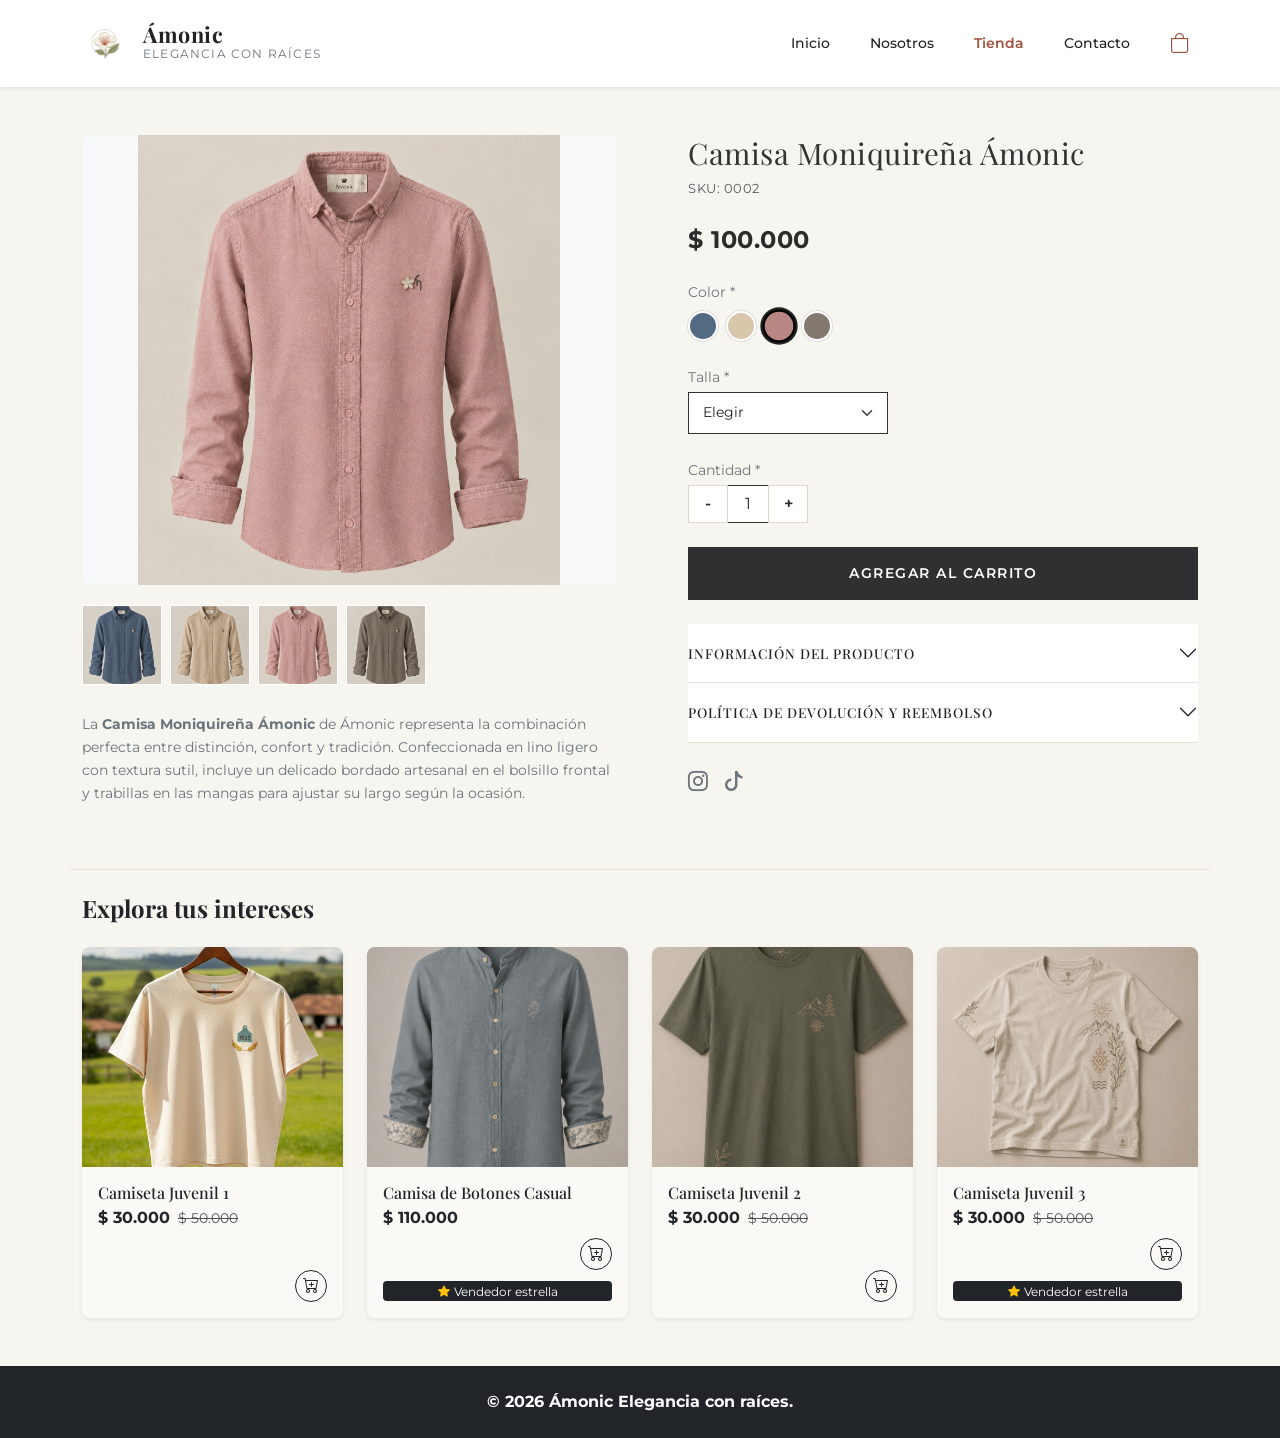
<file: Camisa Moniquireña.html>
<!DOCTYPE html>
<html lang="es">
<head>
    <meta charset="UTF-8">
    <meta name="viewport" content="width=device-width, initial-scale=1.0">
    <title>Amonic - Elegancia con raíces</title>
    <!-- Favicon de la página -->
    <link rel="icon" type="image/png" href="Img/LOGO en barra.png">
    <!-- Bootstrap CSS -->
    <link rel="stylesheet" href="css/bootstrap.min.css">
    <!-- Bootstrap Iconos -->
    <link rel="stylesheet" href="https://cdn.jsdelivr.net/npm/bootstrap-icons@1.11.3/font/bootstrap-icons.min.css">
    <!-- Google Fuentes -->
    <link rel="preconnect" href="https://fonts.googleapis.com">
    <link rel="preconnect" href="https://fonts.gstatic.com" crossorigin>
    <link href="https://fonts.googleapis.com/css2?family=Montserrat:ital,wght@0,100..900;1,100..900&family=Playfair+Display:ital,wght@0,400..900;1,400..900&display=swap" rel="stylesheet">
    <link rel="stylesheet" href="css/style.css">
</head>
<body class="scroll-smooth">

    <!-- Barra de Navegación -->
    <header class="sticky-top bg-white shadow-sm">
        <nav class="navbar navbar-expand-lg navbar-light py-3">
            <div class="container">
                <!-- Logo en la Barra de Nav -->
                <a class="navbar-brand d-flex align-items-center gap-3" href="index.html">
                    <img src="Img/LOGO en barra.png" alt="Amonic Logo" width="45" height="45" class="d-inline-block object-fit-contain">
                    <div class="d-flex flex-column align-items-start">
                        <span class="brand-title lh-1">Ámonic</span>
                        <span class="brand-subtitle">Elegancia con raíces</span>
                    </div>
                </a>

                <!-- Botón hamburguesa -->
                <button class="navbar-toggler border-0" type="button" data-bs-toggle="collapse" data-bs-target="#navbarAmonic" aria-controls="navbarAmonic" aria-expanded="false" aria-label="Toggle navigation">
                    <span class="navbar-toggler-icon"></span>
                </button>

                <!-- Menú de navegación y Carrito -->
                <div class="collapse navbar-collapse justify-content-end" id="navbarAmonic">
                    <ul class="navbar-nav gap-lg-4 text-center align-items-center">
                        <li class="nav-item">
                            <a class="nav-link custom-link" href="index.html">Inicio</a>
                        </li>
                        <li class="nav-item">
                            <a class="nav-link custom-link" href="Nosotros.html">Nosotros</a>
                        </li>
                        <li class="nav-item">
                            <a class="nav-link custom-link active" href="Tienda.html">Tienda</a>
                        </li>
                        <li class="nav-item">
                            <a class="nav-link custom-link" href="Contacto.html">Contacto</a>
                        </li>
                        <!-- Carrito de compras sin insignia de número -->
                        <li class="nav-item mt-2 mt-lg-0">
                            <a class="nav-link custom-link position-relative px-2" href="Carrito de Compras.html" aria-label="Carrito de compras">
                                <i class="bi bi-bag fs-5 carrito-icon"></i>
                            </a>
                        </li>
                    </ul>
                </div>
            </div>
        </nav>
    </header>

    <main class="container product-page my-5">
        <div class="row g-5">
            
            <!-- COLUMNA IZQUIERDA: Galería e Información -->
            <div class="col-lg-6">
                <!-- Imagen Principal -->
                <div class="main-image-container mb-3">
                    <img src="Img/Camisa rosa con flor.png" id="mainImage" class="img-fluid w-100 rounded" alt="Camisa rosa con flor">
                </div>

                <!-- Galería de Miniaturas (4 Colores) -->
                <div class="thumbnail-gallery d-flex gap-2 mb-4 overflow-auto py-1">
                    <img src="Img/Camisa azul pizarra con emblema floral.png" class="img-thumbnail static-thumb cursor-pointer" alt="Vista azul pizarra" style="cursor: pointer; width: 80px; height: 80px; object-fit: cover;">
                    <img src="Img/Camisa beige con detalles.png" class="img-thumbnail static-thumb cursor-pointer" alt="Vista beige" style="cursor: pointer; width: 80px; height: 80px; object-fit: cover;">
                    <img src="Img/Camisa rosa con flor.png" class="img-thumbnail static-thumb cursor-pointer" alt="Vista rosa" style="cursor: pointer; width: 80px; height: 80px; object-fit: cover;">
                    <img src="Img/Camisa taupe con detalle floral.png" class="img-thumbnail static-thumb cursor-pointer" alt="Vista taupe" style="cursor: pointer; width: 80px; height: 80px; object-fit: cover;">
                </div>

                <!-- Descripción del Producto -->
                <div class="product-description text-secondary">
                    <p>
                        La <strong>Camisa Moniquireña Ámonic</strong> de Ámonic representa la combinación perfecta entre distinción, confort y tradición. Confeccionada en lino ligero con textura sutil, incluye un delicado bordado artesanal en el bolsillo frontal y trabillas en las mangas para ajustar su largo según la ocasión.
                    </p>
                </div>
            </div>

            <!-- COLUMNA DERECHA: Detalles y Selección de Compra -->
            <div class="col-lg-6 ps-lg-5">
                <h1 class="product-title fw-normal" id="productName">Camisa Moniquireña Ámonic</h1>
                <p class="sku-text text-muted mb-4">SKU: 0002</p>
                
                <div class="product-price fs-4 mb-4 fw-bold" id="productPrice" data-price="100000">$ 100.000</div>

                <!-- Selección de Color -->
                <div class="mb-4">
                    <label class="form-label d-block text-secondary small mb-2">Color *</label>
                    <div class="d-flex align-items-center gap-2" id="colorSelector">
                        <!-- Azul Pizarra -->
                        <input type="radio" name="color" id="color1" class="btn-check" data-img="Img/Camisa azul pizarra con emblema floral.png" value="Azul Pizarra">
                        <label class="color-circle" for="color1" style="background-color: #526B82;" title="Azul Pizarra"></label>

                        <!-- Beige -->
                        <input type="radio" name="color" id="color2" class="btn-check" data-img="Img/Camisa beige con detalles.png" value="Beige">
                        <label class="color-circle" for="color2" style="background-color: #d8c7aa;" title="Beige"></label>

                        <!-- Rosa -->
                        <input type="radio" name="color" id="color3" class="btn-check" data-img="Img/Camisa rosa con flor.png" value="Rosa" checked>
                        <label class="color-circle" for="color3" style="background-color: #B98783;" title="Rosa"></label>

                        <!-- Taupe -->
                        <input type="radio" name="color" id="color4" class="btn-check" data-img="Img/Camisa taupe con detalle floral.png" value="Taupe">
                        <label class="color-circle" for="color4" style="background-color: #82786d;" title="Taupe"></label>
                    </div>
                </div>

                <!-- Selección de Talla -->
                <div class="mb-4">
                    <label for="sizeSelect" class="form-label text-secondary small mb-1">Talla *</label>
                    <select class="form-select custom-select-size" id="sizeSelect">
                        <option selected disabled value="">Elegir</option>
                        <option value="S">S</option>
                        <option value="M">M</option>
                        <option value="L">L</option>
                        <option value="XL">XL</option>
                    </select>
                </div>

                <!-- Selección de Cantidad -->
                <div class="mb-4">
                    <label class="form-label text-secondary small mb-1">Cantidad *</label>
                    <div class="input-group quantity-picker" style="max-width: 140px;">
                        <button class="btn btn-outline-secondary" type="button" id="btnDecrease">-</button>
                        <input type="text" class="form-control text-center border-secondary" id="quantityInput" value="1" readonly>
                        <button class="btn btn-outline-secondary" type="button" id="btnIncrease">+</button>
                    </div>
                </div>

                <!-- Botón Agregar al Carrito -->
                <button class="btn btn-dark w-100 btn-add-cart py-3 mb-4 text-uppercase tracking-wider" id="addToCartBtn">Agregar al carrito</button>

                <!-- Acordeón / Secciones Plegables -->
                <div class="accordion accordion-flush product-info-accordion mb-4" id="productAccordion">
                    <div class="accordion-item border-bottom">
                        <h2 class="accordion-header">
                            <button class="accordion-button collapsed fw-medium text-uppercase text-dark" type="button" data-bs-toggle="collapse" data-bs-target="#collapseInfo">
                                INFORMACIÓN DEL PRODUCTO
                            </button>
                        </h2>
                        <div id="collapseInfo" class="accordion-collapse collapse" data-bs-parent="#productAccordion">
                            <div class="accordion-body small text-muted lh-lg">
                                <ul>
                                    <li><strong>Material:</strong> Lino suave transpirable de alta calidad.</li>
                                    <li><strong>Ajuste:</strong> Regular fit con posibilidad de recogido de manga mediante botón.</li>
                                    <li><strong>Detalles:</strong> Bordado ornamental en el bolsillo frontal e insignia de la marca en la etiqueta interior.</li>
                                    <li><strong>Cuidados:</strong> Lavar a mano o en ciclo delicado con agua fría. No retorcer. Secar a la sombra.</li>
                                </ul>
                            </div>
                        </div>
                    </div>

                    <div class="accordion-item border-bottom">
                        <h2 class="accordion-header">
                            <button class="accordion-button collapsed fw-medium text-uppercase text-dark" type="button" data-bs-toggle="collapse" data-bs-target="#collapseReturn">
                                POLÍTICA DE DEVOLUCIÓN Y REEMBOLSO
                            </button>
                        </h2>
                        <div id="collapseReturn" class="accordion-collapse collapse" data-bs-parent="#productAccordion">
                            <div class="accordion-body small text-muted lh-lg">
                                Dispones de hasta <strong>30 días calendario</strong> tras la recepción del pedido para gestionar cambios o devoluciones sin costo adicional. La prenda debe conservar sus etiquetas originales y no presentar señales de uso o lavado.
                            </div>
                        </div>
                    </div>
                </div>

                <!-- Redes Sociales -->
                <div class="social-share d-flex gap-3 text-secondary">
                    <a href="https://www.instagram.com/amonic.0fficial00/" target="_blank" rel="noopener noreferrer" class="social-icon" aria-label="Instagram de Ámonic">
                        <i class="bi bi-instagram fs-5"></i>
                    </a>
                    <a href="#" target="_blank" rel="noopener noreferrer" class="social-icon" aria-label="TikTok de Ámonic">
                        <i class="bi bi-tiktok fs-5"></i>
                    </a>
                </div>

            </div>
        </div>
    </main>

    <!-- SECCIÓN: Explora tus intereses -->
    <section class="container mt-5 pt-4 border-top">
        <h2 class="fs-4 fw-bold text-dark mb-4">Explora tus intereses</h2>

        <div class="row row-cols-2 row-cols-md-3 row-cols-lg-4 g-3 g-md-4">
            
            <!-- Camiseta Juvenil 1 -->
            <div class="col">
                <div class="card h-100 border-0 shadow-sm rounded-3 overflow-hidden product-card position-relative">
                    <a href="Camiseta Juvenil 1.html" class="text-decoration-none color-inherit d-block">
                        <img src="Img/Camiseta 1.png" class="card-img-top object-fit-cover" alt="Camiseta Juvenil 1" style="height: 220px;">
                    </a>
                    <div class="card-body p-3 d-flex flex-column justify-content-between">
                        <div>
                            <a href="Camiseta Juvenil 1.html" class="text-decoration-none color-inherit">
                                <h3 class="card-title fs-6 text-dark text-truncate mb-1">Camiseta Juvenil 1</h3>
                            </a>
                            <div class="d-flex align-items-center gap-2 mb-2">
                                <span class="fw-bold text-dark fs-6">$ 30.000</span>
                                <span class="text-muted text-decoration-line-through small">$ 50.000</span>
                            </div>
                        </div>
                        <div>
                            <div class="d-flex align-items-center justify-content-end">
                                <button class="btn btn-outline-dark btn-sm rounded-circle d-flex align-items-center justify-content-center p-0" style="width: 32px; height: 32px;" aria-label="Agregar al carrito">
                                    <i class="bi bi-cart-plus fs-6"></i>
                                </button>
                            </div>
                        </div>
                    </div>
                </div>
            </div>

            <!-- Camisa de botones -->
            <div class="col">
                <div class="card h-100 border-0 shadow-sm rounded-3 overflow-hidden product-card position-relative">
                    <a href="Camisa.html" class="text-decoration-none color-inherit d-block">
                        <img src="Img/Camisa Maculina Ámonic Esencia Natural-Azul Pizarra.png" class="card-img-top object-fit-cover" alt="Camisa de Botones Casual" style="height: 220px;">
                    </a>
                    <div class="card-body p-3 d-flex flex-column justify-content-between">
                        <div>
                            <a href="Camisa.html" class="text-decoration-none color-inherit">
                                <h3 class="card-title fs-6 text-dark text-truncate mb-1">Camisa de Botones Casual</h3>
                            </a>
                            <div class="d-flex align-items-center gap-2 mb-2">
                                <span class="fw-bold text-dark fs-6">$ 110.000</span>
                            </div>
                        </div>
                        <div>
                            <div class="d-flex align-items-center justify-content-between mb-2">
                                <button class="btn btn-outline-dark btn-sm rounded-circle d-flex align-items-center justify-content-center p-0 ms-auto" style="width: 32px; height: 32px;" aria-label="Agregar al carrito">
                                    <i class="bi bi-cart-plus fs-6"></i>
                                </button>
                            </div>
                            <span class="badge text-bg-dark rounded-1 fw-normal px-2 py-1 w-100 text-center" style="font-size: 0.75rem;">
                                <i class="bi bi-star-fill text-warning me-1"></i>Vendedor estrella
                            </span>
                        </div>
                    </div>
                </div>
            </div>

            <!-- Camiseta Juvenil 2 -->
            <div class="col">
                <div class="card h-100 border-0 shadow-sm rounded-3 overflow-hidden product-card position-relative">
                    <a href="Camiseta Juvenil 2.html" class="text-decoration-none color-inherit d-block">
                        <img src="Img/Camiseta 2.png" class="card-img-top object-fit-cover" alt="Camiseta Juvenil 2" style="height: 220px;">
                    </a>
                    <div class="card-body p-3 d-flex flex-column justify-content-between">
                        <div>
                            <a href="Camiseta Juvenil 2.html" class="text-decoration-none color-inherit">
                                <h3 class="card-title fs-6 text-dark text-truncate mb-1">Camiseta Juvenil 2</h3>
                            </a>
                            <div class="d-flex align-items-center gap-2 mb-2">
                                <span class="fw-bold text-dark fs-6">$ 30.000</span>
                                <span class="text-muted text-decoration-line-through small">$ 50.000</span>
                            </div>
                        </div>
                        <div>
                            <div class="d-flex align-items-center justify-content-end">
                                <button class="btn btn-outline-dark btn-sm rounded-circle d-flex align-items-center justify-content-center p-0" style="width: 32px; height: 32px;" aria-label="Agregar al carrito">
                                    <i class="bi bi-cart-plus fs-6"></i>
                                </button>
                            </div>
                        </div>
                    </div>
                </div>
            </div>

            <!-- Camiseta Juvenil 3 -->
            <div class="col">
                <div class="card h-100 border-0 shadow-sm rounded-3 overflow-hidden product-card position-relative">
                    <a href="Camiseta Juvenil 3.html" class="text-decoration-none color-inherit d-block">
                        <img src="Img/Camiseta 3.png" class="card-img-top object-fit-cover" alt="Camiseta Juvenil 3" style="height: 220px;">
                    </a>
                    <div class="card-body p-3 d-flex flex-column justify-content-between">
                        <div>
                            <a href="Camiseta Juvenil 3.html" class="text-decoration-none color-inherit">
                                <h3 class="card-title fs-6 text-dark text-truncate mb-1">Camiseta Juvenil 3</h3>
                            </a>
                            <div class="d-flex align-items-center gap-2 mb-2">
                                <span class="fw-bold text-dark fs-6">$ 30.000</span>
                                <span class="text-muted text-decoration-line-through small">$ 50.000</span>
                            </div>
                        </div>
                        <div>
                            <div class="d-flex align-items-center justify-content-between mb-2">
                                <button class="btn btn-outline-dark btn-sm rounded-circle d-flex align-items-center justify-content-center p-0 ms-auto" style="width: 32px; height: 32px;" aria-label="Agregar al carrito">
                                    <i class="bi bi-cart-plus fs-6"></i>
                                </button>
                            </div>
                            <span class="badge text-bg-dark rounded-1 fw-normal px-2 py-1 w-100 text-center" style="font-size: 0.75rem;">
                                <i class="bi bi-star-fill text-warning me-1"></i>Vendedor estrella
                            </span>
                        </div>
                    </div>
                </div>
            </div>

        </div>
    </section>

    <!-- Footer -->
    <footer class="text-center py-4 bg-dark text-white mt-5">
        <p class="mb-0 fs-6 fw-bold font-sans">
            © 2026 Ámonic Elegancia con raíces.
        </p>
    </footer>

    <!-- Bootstrap JS Bundle -->
    <script src="js/bootstrap.bundle.min.js"></script>

    <!-- Script de interacción y carrito -->
    <script>
        document.addEventListener("DOMContentLoaded", function () {
            const mainImage = document.getElementById("mainImage");
            const colorRadios = document.querySelectorAll('#colorSelector input[type="radio"]');
            const thumbnails = document.querySelectorAll('.thumbnail-gallery img');

            // Cambiar la foto principal según el botón de color seleccionado
            colorRadios.forEach(radio => {
                radio.addEventListener("change", function () {
                    const newImgSrc = this.getAttribute("data-img");
                    if (newImgSrc && mainImage) {
                        mainImage.src = newImgSrc;
                    }
                });
            });

            // Sincronizar el clic de las miniaturas con la selección de color real
            thumbnails.forEach(thumb => {
                thumb.addEventListener("click", function () {
                    if (mainImage) {
                        mainImage.src = this.src;
                    }
                    
                    // Marcar el radio button que coincide con la imagen cliqueada
                    colorRadios.forEach(radio => {
                        const radioImg = radio.getAttribute("data-img");
                        if (radioImg && this.src.toLowerCase().includes(encodeURI(radioImg.toLowerCase())) || this.src.toLowerCase().endsWith(radioImg.toLowerCase())) {
                            radio.checked = true;
                        }
                    });
                });
            });

            // Lógica para aumentar o reducir la cantidad de prendas
            const btnDecrease = document.getElementById("btnDecrease");
            const btnIncrease = document.getElementById("btnIncrease");
            const quantityInput = document.getElementById("quantityInput");

            const MAX_QTY = 10;
            const MIN_QTY = 1;

            if (btnIncrease && quantityInput) {
                btnIncrease.addEventListener("click", function () {
                    let currentVal = parseInt(quantityInput.value) || 1;
                    if (currentVal < MAX_QTY) {
                        quantityInput.value = currentVal + 1;
                    }
                });
            }

            if (btnDecrease && quantityInput) {
                btnDecrease.addEventListener("click", function () {
                    let currentVal = parseInt(quantityInput.value) || 1;
                    if (currentVal > MIN_QTY) {
                        quantityInput.value = currentVal - 1;
                    }
                });
            }

            // Agregar el producto al localStorage
            const addToCartBtn = document.getElementById("addToCartBtn");
            if (addToCartBtn) {
                addToCartBtn.addEventListener("click", function () {
                    const sizeSelect = document.getElementById("sizeSelect").value;
                    
                    if (!sizeSelect || sizeSelect === "Elegir") {
                        alert("Por favor selecciona una talla antes de agregar el producto al carrito.");
                        return;
                    }

                    const name = document.getElementById("productName").textContent;
                    const priceElement = document.getElementById("productPrice");
                    const price = priceElement ? parseInt(priceElement.getAttribute("data-price")) : 100000;
                    const quantity = parseInt(quantityInput.value) || 1;
                    
                    // Obtener el valor real del radio button seleccionado
                    const checkedRadio = document.querySelector('#colorSelector input[type="radio"]:checked');
                    const selectedColor = checkedRadio ? checkedRadio.value : "Rosa";

                    const image = mainImage ? mainImage.src : "";

                    const productItem = {
                        name: name,
                        price: price,
                        quantity: quantity,
                        size: sizeSelect,
                        color: selectedColor,
                        image: image
                    };

                    let cart = JSON.parse(localStorage.getItem("amonicCart")) || [];
                    
                    let existingIndex = cart.findIndex(item => item.name === name && item.size === sizeSelect && item.color === selectedColor);
                    
                    if (existingIndex > -1) {
                        cart[existingIndex].quantity += quantity;
                    } else {
                        cart.push(productItem);
                    }

                    localStorage.setItem("amonicCart", JSON.stringify(cart));

                    alert("¡Producto agregado al carrito con éxito!");
                });
            }
        });
    </script>
</body>
</html>
</file>
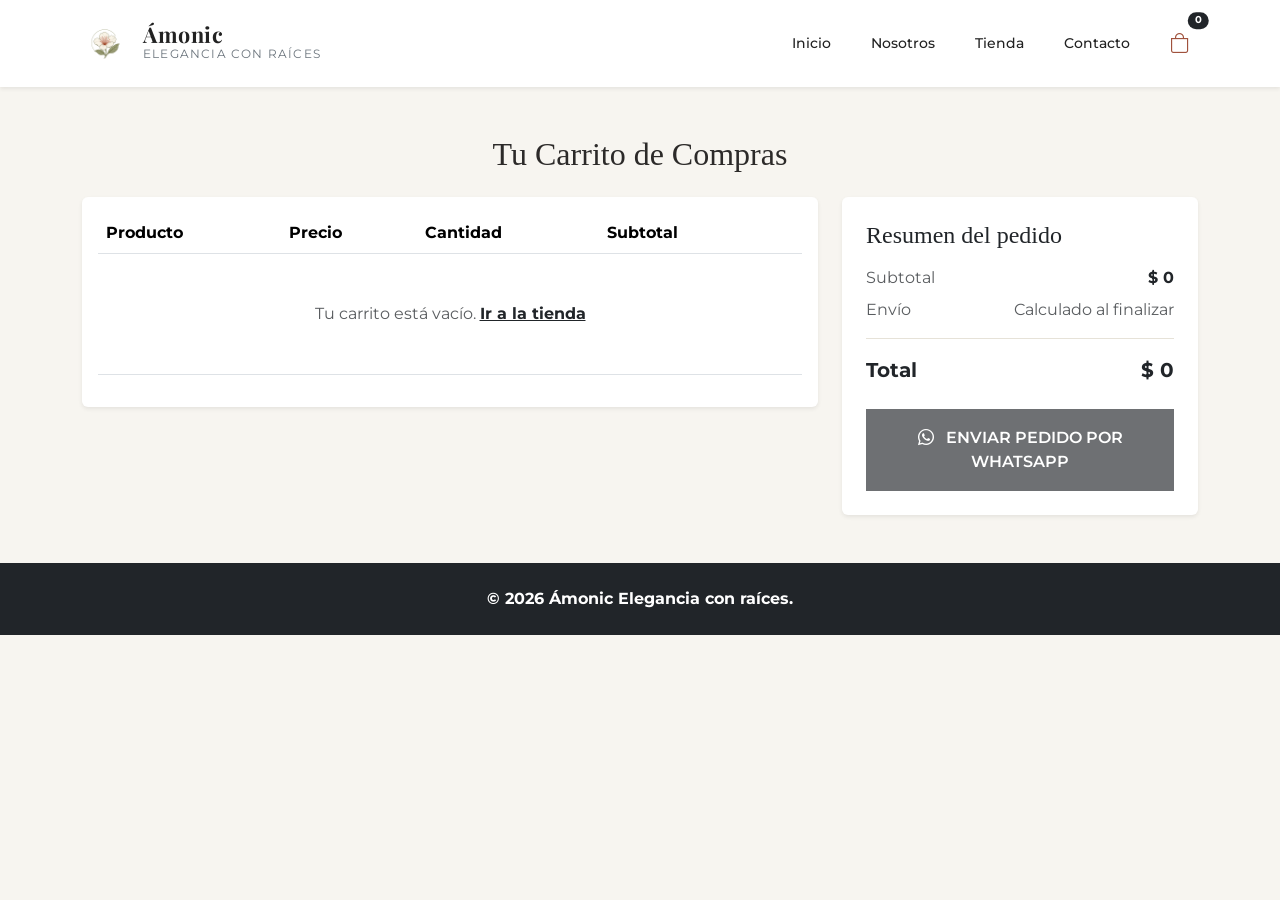
<file: Carrito de Compras.html>
<!DOCTYPE html>
<html lang="es">
<head>
    <meta charset="UTF-8">
    <meta name="viewport" content="width=device-width, initial-scale=1.0">
    <title>Amonic - Elegancia con raíces</title>
    <!-- Favicon de la página -->
    <link rel="icon" type="image/png" href="Img/LOGO en barra.png">
    <!-- Bootstrap CSS -->
    <link rel="stylesheet" href="css/bootstrap.min.css">
    <!-- Bootstrap Iconos -->
    <link rel="stylesheet" href="https://cdn.jsdelivr.net/npm/bootstrap-icons@1.11.3/font/bootstrap-icons.min.css">
    <!-- Google Fuentes -->
    <link rel="preconnect" href="https://fonts.googleapis.com">
    <link rel="preconnect" href="https://fonts.gstatic.com" crossorigin>
    <link href="https://fonts.googleapis.com/css2?family=Montserrat:ital,wght@0,100..900;1,100..900&family=Playfair+Display:ital,wght@0,400..900;1,400..900&display=swap" rel="stylesheet">
    <link rel="stylesheet" href="css/style.css">
</head>
<body class="scroll-smooth">

    <!-- Barra de Navegación -->
    <header class="sticky-top bg-white shadow-sm">
        <nav class="navbar navbar-expand-lg navbar-light py-3">
            <div class="container">
                <!-- Logo en la Barra de Nav -->
                <a class="navbar-brand d-flex align-items-center gap-3" href="index.html">
                    <img src="Img/LOGO en barra.png" alt="Amonic Logo" width="45" height="45" class="d-inline-block object-fit-contain">
                    <div class="d-flex flex-column align-items-start">
                        <span class="brand-title lh-1">Ámonic</span>
                        <span class="brand-subtitle">Elegancia con raíces</span>
                    </div>
                </a>

                <!-- Botón hamburguesa -->
                <button class="navbar-toggler border-0" type="button" data-bs-toggle="collapse" data-bs-target="#navbarAmonic" aria-controls="navbarAmonic" aria-expanded="false" aria-label="Toggle navigation">
                    <span class="navbar-toggler-icon"></span>
                </button>

                <!-- Menú de navegación y Carrito -->
                <div class="collapse navbar-collapse justify-content-end" id="navbarAmonic">
                    <ul class="navbar-nav gap-lg-4 text-center align-items-center">
                        <li class="nav-item">
                            <a class="nav-link custom-link" href="index.html">Inicio</a>
                        </li>
                        <li class="nav-item">
                            <a class="nav-link custom-link" href="Nosotros.html">Nosotros</a>
                        </li>
                        <li class="nav-item">
                            <a class="nav-link custom-link" href="Tienda.html">Tienda</a>
                        </li>
                        <li class="nav-item">
                            <a class="nav-link custom-link" href="Contacto.html">Contacto</a>
                        </li>
                        <!-- Carrito de compras -->
                        <li class="nav-item mt-2 mt-lg-0">
                            <a class="nav-link custom-link position-relative px-2 active" href="Carrito de Compras.html" aria-label="Carrito de compras">
                                <i class="bi bi-bag fs-5 carrito-icon"></i>
                                <span id="cartCount" class="position-absolute top-0 start-100 translate-middle badge rounded-pill bg-dark" style="font-size: 0.65rem;">0</span>
                            </a>
                        </li>
                    </ul>
                </div>
            </div>
        </nav>
    </header>

    <!-- Contenido del Carrito -->
    <main class="container my-5">
        <h2 class="mb-4 text-center fw-normal font-serif">Tu Carrito de Compras</h2>
        
        <div class="row g-4">
            <!-- Tabla de productos -->
            <div class="col-lg-8">
                <div class="card border-0 shadow-sm p-3">
                    <div class="table-responsive">
                        <table class="table align-middle">
                            <thead>
                                <tr>
                                    <th>Producto</th>
                                    <th>Precio</th>
                                    <th>Cantidad</th>
                                    <th>Subtotal</th>
                                    <th></th>
                                </tr>
                            </thead>
                            <tbody id="cart-items">
                                <!-- Los productos se inyectarán aquí automáticamente -->
                            </tbody>
                        </table>
                    </div>
                </div>
            </div>

            <!-- Resumen de compra -->
            <div class="col-lg-4">
                <div class="card border-0 shadow-sm p-4">
                    <h4 class="mb-3 font-serif">Resumen del pedido</h4>
                    <div class="d-flex justify-content-between mb-2">
                        <span class="text-muted">Subtotal</span>
                        <span id="cartSubtotal" class="fw-bold">$ 0</span>
                    </div>
                    <div class="d-flex justify-content-between mb-3 border-bottom pb-3">
                        <span class="text-muted">Envío</span>
                        <span class="text-muted">Calculado al finalizar</span>
                    </div>
                    <div class="d-flex justify-content-between mb-4">
                        <span class="fs-5 fw-bold">Total</span>
                        <span id="cartTotal" class="fs-5 fw-bold text-dark">$ 0</span>
                    </div>
                    <!-- CAMBIO 1: Botón actualizado para llamar a enviarPedidoWhatsApp -->
                    <button id="checkoutBtn" class="btn btn-dark w-100 py-3 text-uppercase rounded-0 fw-semibold" onclick="enviarPedidoWhatsApp()">
                        <i class="bi bi-whatsapp me-2"></i> Enviar pedido por WhatsApp
                    </button>
                </div>
            </div>
        </div>
    </main>

    <!-- Footer -->
    <footer class="text-center py-4 bg-dark text-white mt-5">
        <p class="mb-0 fs-6 fw-bold">© 2026 Ámonic Elegancia con raíces.</p>
    </footer>

    <!-- Bootstrap JS -->
    <script src="js/bootstrap.bundle.min.js"></script>

    <!-- Script para cargar el carrito e integrar WhatsApp -->
    <script>
        document.addEventListener("DOMContentLoaded", function () {
            const cartContainer = document.getElementById("cart-items");
            const cartCountBadge = document.getElementById("cartCount");
            const cartSubtotalEl = document.getElementById("cartSubtotal");
            const cartTotalEl = document.getElementById("cartTotal");

            let cart = JSON.parse(localStorage.getItem("amonicCart")) || [];

            let totalItems = cart.reduce((sum, item) => sum + parseInt(item.quantity || 0), 0);
            if (cartCountBadge) cartCountBadge.textContent = totalItems;

            if (cartContainer) {
                if (cart.length === 0) {
                    cartContainer.innerHTML = `<tr><td colspan="5" class="text-center py-5 text-muted">Tu carrito está vacío. <a href="Tienda.html" class="text-dark fw-bold">Ir a la tienda</a></td></tr>`;
                    if (cartSubtotalEl) cartSubtotalEl.textContent = "$ 0";
                    if (cartTotalEl) cartTotalEl.textContent = "$ 0";
                    
                    // Deshabilitar botón si el carrito está vacío
                    const checkoutBtn = document.getElementById("checkoutBtn");
                    if (checkoutBtn) {
                        checkoutBtn.classList.add("disabled");
                        checkoutBtn.style.pointerEvents = "none";
                    }
                    return;
                }

                let html = "";
                let subtotalGral = 0;

                cart.forEach((item, index) => {
                    let price = parseFloat(item.price) || 0;
                    let quantity = parseInt(item.quantity) || 0;
                    let subtotal = price * quantity;
                    subtotalGral += subtotal;

                    html += `
                        <tr>
                            <td>
                                <div class="d-flex align-items-center gap-3">
                                    <img src="${item.image}" alt="${item.name}" style="width: 70px; height: 70px; object-fit: cover;" class="rounded border">
                                    <div>
                                        <h6 class="mb-1">${item.name}</h6>
                                        <small class="text-muted">Talla: <strong>${item.size || 'Única'}</strong> | Color: <strong>${item.color || 'Estándar'}</strong></small>
                                    </div>
                                </div>
                            </td>
                            <td>$ ${price.toLocaleString()}</td>
                            <td>${quantity}</td>
                            <td class="fw-bold">$ ${subtotal.toLocaleString()}</td>
                            <td>
                                <button class="btn btn-sm btn-outline-danger border-0" onclick="removeItem(${index})" title="Eliminar producto">
                                    <i class="bi bi-trash fs-5"></i>
                                </button>
                            </td>
                        </tr>
                    `;
                });

                cartContainer.innerHTML = html;
                if (cartSubtotalEl) cartSubtotalEl.textContent = `$ ${subtotalGral.toLocaleString()}`;
                if (cartTotalEl) cartTotalEl.textContent = `$ ${subtotalGral.toLocaleString()}`;
            }
        });

        function removeItem(index) {
            let cart = JSON.parse(localStorage.getItem("amonicCart")) || [];
            cart.splice(index, 1);
            localStorage.setItem("amonicCart", JSON.stringify(cart));
            location.reload();
        }

        /* CAMBIO 2: Función nueva para armar el mensaje y abrir WhatsApp */
        function enviarPedidoWhatsApp() {
            let cart = JSON.parse(localStorage.getItem("amonicCart")) || [];
            
            if (cart.length === 0) {
                alert("Tu carrito está vacío.");
                return;
            }

            // REEMPLAZA ESTE NÚMERO con tu número de WhatsApp de Ámonic (código de país + número, sin el símbolo +)
            // Ejemplo para Colombia: 573001234567
            const telefono = "573112809498"; 

            let mensaje = "¡Hola Ámonic! Quisiera realizar el siguiente pedido:\n\n";
            let totalGral = 0;

            cart.forEach((item) => {
                let price = parseFloat(item.price) || 0;
                let quantity = parseInt(item.quantity) || 0;
                let subtotal = price * quantity;
                totalGral += subtotal;

                mensaje += `• ${item.name}\n`;
                mensaje += `  Talla: ${item.size || 'Única'} | Color: ${item.color || 'Estándar'}\n`;
                mensaje += `  Cantidad: ${quantity} x $ ${price.toLocaleString()} = $ ${subtotal.toLocaleString()} \n\n`;
            });

            mensaje += `──────────────────\n`;
            mensaje += `Total a Pagar: $ ${totalGral.toLocaleString()}\n`;
            mensaje += `──────────────────\n\n`;
            mensaje += `Quedo atento(a) para coordinar el pago y el envío. ¡Muchas gracias!`;

            // Codificar el mensaje para URL
            const mensajeCodificado = encodeURIComponent(mensaje);

            // Abrir la API de WhatsApp
            const urlWhatsApp = `https://wa.me/${telefono}?text=${mensajeCodificado}`;
            window.open(urlWhatsApp, '_blank');
        }
    </script>
</body>
</html>
</file>
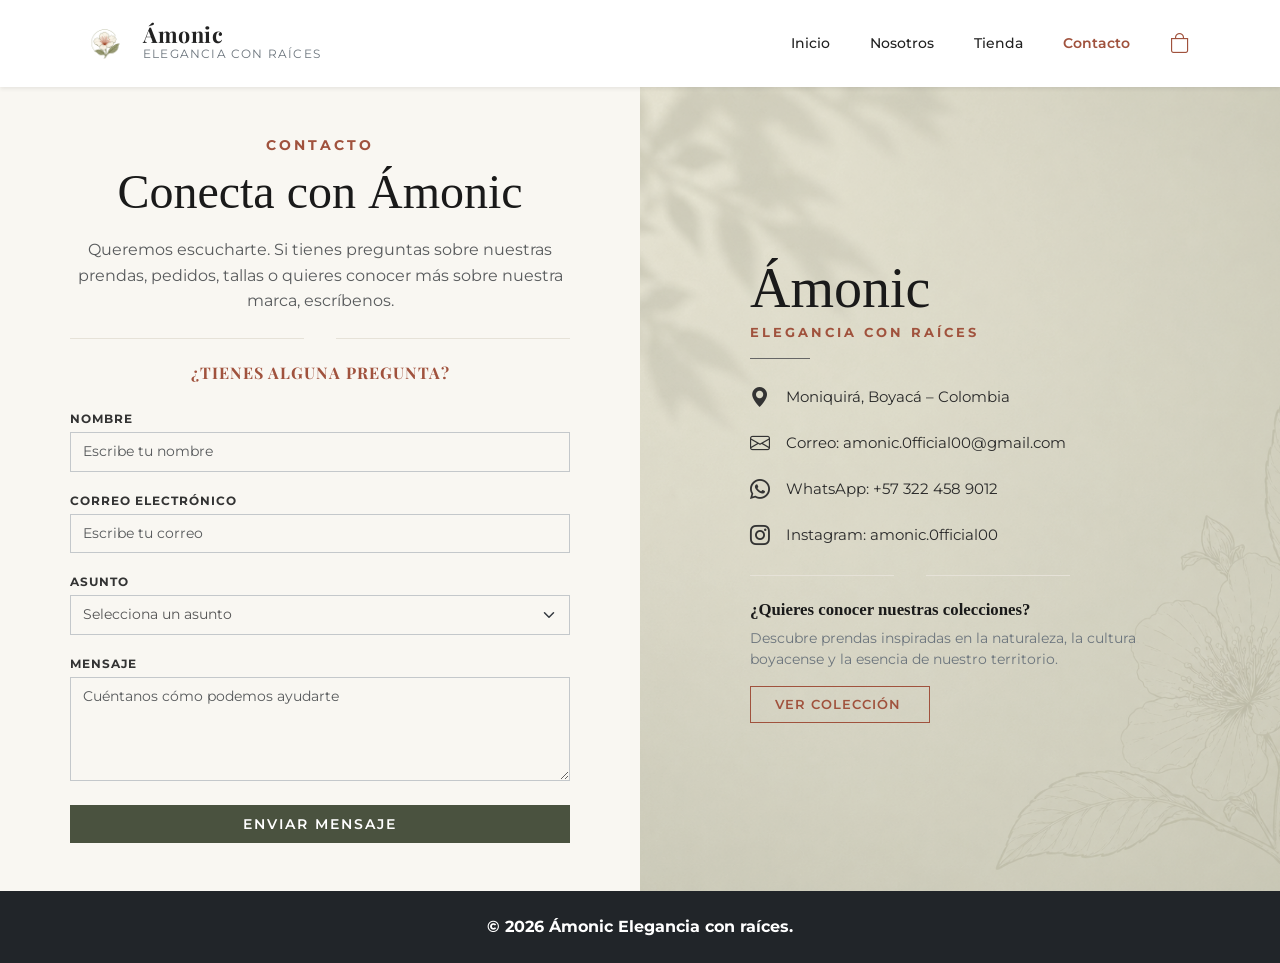
<file: Contacto.html>
<!DOCTYPE html>
<html lang="es">
<head>
    <meta charset="UTF-8">
    <meta name="viewport" content="width=device-width, initial-scale=1.0">
    <title>Amonic - Elegancia con raíces</title>
    <!-- Favicon de la página -->
    <link rel="icon" type="image/png" href="Img/LOGO en barra.png">
    <!-- Bootstrap CSS -->
    <link rel="stylesheet" href="css/bootstrap.min.css">
    <!-- Bootstrap Iconos -->
    <link rel="stylesheet" href="https://cdn.jsdelivr.net/npm/bootstrap-icons@1.11.3/font/bootstrap-icons.min.css">
    <!-- Google Fuentes -->
    <link rel="preconnect" href="https://fonts.googleapis.com">
    <link rel="preconnect" href="https://fonts.gstatic.com" crossorigin>
    <link href="https://fonts.googleapis.com/css2?family=Montserrat:ital,wght@0,100..900;1,100..900&family=Playfair+Display:ital,wght@0,400..900;1,400..900&display=swap" rel="stylesheet">
    <link rel="stylesheet" href="css/style.css">
</head>
<body class="scroll-smooth">

    <!-- Barra de Navegación -->
    <header class="sticky-top bg-white shadow-sm">
        <nav class="navbar navbar-expand-lg navbar-light py-3">
            <div class="container">
                <!-- Logo en la Barra de Nav -->
                <a class="navbar-brand d-flex align-items-center gap-3" href="index.html">
                    <img src="Img/LOGO en barra.png" alt="Amonic Logo" width="45" height="45" class="d-inline-block object-fit-contain">
                    <div class="d-flex flex-column align-items-start">
                        <span class="brand-title lh-1">Ámonic</span>
                        <span class="brand-subtitle">Elegancia con raíces</span>
                    </div>
                </a>

                <!-- Botón hamburguesa -->
                <button class="navbar-toggler border-0" type="button" data-bs-toggle="collapse" data-bs-target="#navbarAmonic" aria-controls="navbarAmonic" aria-expanded="false" aria-label="Toggle navigation">
                    <span class="navbar-toggler-icon"></span>
                </button>

                <!-- Menú de navegación y Carrito -->
                <div class="collapse navbar-collapse justify-content-end" id="navbarAmonic">
                    <ul class="navbar-nav gap-lg-4 text-center align-items-center">
                        <li class="nav-item">
                            <a class="nav-link custom-link" href="index.html">Inicio</a>
                        </li>
                        <li class="nav-item">
                            <a class="nav-link custom-link" href="Nosotros.html">Nosotros</a>
                        </li>
                        <li class="nav-item">
                            <a class="nav-link custom-link" href="Tienda.html">Tienda</a>
                        </li>
                        <li class="nav-item">
                            <a class="nav-link custom-link active" href="Contacto.html">Contacto</a>
                        </li>
                        <!-- Carrito de compras -->
                        <li class="nav-item mt-2 mt-lg-0">
                            <a class="nav-link custom-link position-relative px-2" href="Carrito de Compras.html" aria-label="Carrito de compras">
                                <i class="bi bi-bag fs-5 carrito-icon"></i>
                            </a>
                        </li>
                    </ul>
                </div>
            </div>
        </nav>
    </header>

    <main>
        <!-- SECCIÓN CONTACTO / INFORMACIÓN -->
        <section id="contacto" class="py-0 bg-light-section">
            <div class="container-fluid px-0">
                <div class="row g-0 align-items-stretch">

                    <!-- Columna Izquierda: Formulario -->
                    <div class="col-lg-6 p-4 p-md-5 d-flex flex-column justify-content-center bg-form-column">
                        <div class="mx-auto form-wrapper">

                            <div class="text-center mb-4">
                                <span class="d-block text-uppercase fw-bold mb-2 contact-tag">Contacto</span>
                                <h2 class="display-5 fw-normal mb-3 font-serif contact-title">Conecta con Ámonic</h2>
                                <p class="text-muted fs-6 font-sans contact-desc">
                                    Queremos escucharte. Si tienes preguntas sobre nuestras prendas, pedidos, tallas o quieres conocer más sobre nuestra marca, escríbenos.
                                </p>

                                <!-- Divisor con ícono -->
                                <div class="d-flex align-items-center justify-content-center my-4">
                                    <div class="border-bottom flex-grow-1 border-gray-custom"></div>
                                    <i class="bi bi-leaf mx-3 icon-terracotta"></i>
                                    <div class="border-bottom flex-grow-1 border-gray-custom"></div>
                                </div>

                                <h3 class="h6 fw-bold text-uppercase mb-4 subtitle-question">¿Tienes alguna pregunta?</h3>
                            </div>

                            <!-- Formulario de Contacto -->
                            <form id="formContacto">
                                <div class="mb-3">
                                    <label for="nombre" class="form-label fw-bold text-uppercase mb-1 form-custom-label">Nombre</label>
                                    <input type="text" class="form-control rounded-0 border-secondary-subtle py-2 bg-transparent form-custom-input" id="nombre" name="nombre" placeholder="Escribe tu nombre" required>
                                </div>

                                <div class="mb-3">
                                    <label for="email" class="form-label fw-bold text-uppercase mb-1 form-custom-label">Correo Electrónico</label>
                                    <input type="email" class="form-control rounded-0 border-secondary-subtle py-2 bg-transparent form-custom-input" id="email" name="email" placeholder="Escribe tu correo" required>
                                </div>

                                <div class="mb-3">
                                    <label for="asunto" class="form-label fw-bold text-uppercase mb-1 form-custom-label">Asunto</label>
                                    <select class="form-select rounded-0 border-secondary-subtle py-2 bg-transparent form-custom-select" id="asunto" name="asunto" required>
                                        <option selected disabled value="">Selecciona un asunto</option>
                                        <option value="Consulta sobre prendas o tallas">Consulta sobre prendas o tallas</option>
                                        <option value="Estado de pedido">Estado de pedido</option>
                                        <option value="Información general">Información general</option>
                                    </select>
                                </div>

                                <div class="mb-4">
                                    <label for="mensaje" class="form-label fw-bold text-uppercase mb-1 form-custom-label">Mensaje</label>
                                    <textarea class="form-control rounded-0 border-secondary-subtle py-2 bg-transparent form-custom-input" id="mensaje" name="mensaje" rows="4" placeholder="Cuéntanos cómo podemos ayudarte" required></textarea>
                                </div>

                                <button type="submit" class="btn text-white rounded-0 px-4 py-2 fw-semibold w-100 btn-send">
                                    ENVIAR MENSAJE
                                </button>
                            </form>

                        </div>
                    </div>

                    <!-- Columna Derecha: Información e Ilustración -->
                    <div class="col-lg-6 p-4 p-md-5 d-flex flex-column justify-content-center position-relative overflow-hidden bg-info-column">
                        <img src="Img/Banner de Contacto.png" alt="Flor de Guayaba Amarilla" class="w-100 h-100 object-fit-cover position-absolute top-0 start-0 z-0">
                        
                        <div class="mx-auto text-start position-relative z-1 info-wrapper">

                            <div class="mb-4">
                                <h2 class="display-4 fw-normal mb-0 font-serif info-brand-title">Ámonic</h2>
                                <p class="text-uppercase fw-bold mb-3 info-brand-subtitle">Elegancia con raíces</p>
                                <hr class="m-0 info-divider">
                            </div>

                            <!-- Lista de datos de contacto -->
                            <ul class="list-unstyled mb-4 font-sans contact-info-list">
                                <li class="d-flex align-items-center mb-3">
                                    <i class="bi bi-geo-alt-fill me-3 fs-5 icon-dark"></i>
                                    <span>Moniquirá, Boyacá – Colombia</span>
                                </li>
                                <li class="d-flex align-items-center mb-3">
                                    <i class="bi bi-envelope me-3 fs-5 icon-dark"></i>
                                    <span>Correo: amonic.0fficial00@gmail.com</span>
                                </li>
                                <li class="d-flex align-items-center mb-3">
                                    <i class="bi bi-whatsapp me-3 fs-5 icon-dark"></i>
                                    <span>WhatsApp: +57 322 458 9012</span>
                                </li>
                                <li class="d-flex align-items-center mb-3">
                                    <i class="bi bi-instagram me-3 fs-5 icon-dark"></i>
                                    <span>Instagram: amonic.0fficial00</span>
                                </li>
                            </ul>

                            <div class="d-flex align-items-center my-4 info-divider-container">
                                <div class="border-bottom flex-grow-1 border-gray-medium"></div>
                                <i class="bi bi-leaf mx-3 icon-dark"></i>
                                <div class="border-bottom flex-grow-1 border-gray-medium"></div>
                            </div>

                            <div class="mt-4">
                                <h4 class="h6 fw-bold mb-2 font-serif cta-info-title">¿Quieres conocer nuestras colecciones?</h4>
                                <p class="text-secondary small mb-3 font-sans cta-info-desc">
                                    Descubre prendas inspiradas en la naturaleza, la cultura boyacense y la esencia de nuestro territorio.
                                </p>
                                <a href="Tienda.html" class="btn rounded-0 px-4 py-2 fw-semibold border btn-outline-amonic">
                                    VER COLECCIÓN <i class="bi bi-leaf ms-1"></i>
                                </a>
                            </div>

                        </div>
                    </div>

                </div>
            </div>
        </section>
    </main>

    <!-- Footer -->
    <footer class="text-center py-4 bg-dark text-white">
        <p class="mb-0 fs-6 fw-bold font-sans">
            © 2026 Ámonic Elegancia con raíces.
        </p>
    </footer>

    <!-- JS de Bootstrap -->
    <script src="js/bootstrap.bundle.min.js"></script>

    <!-- JS para enviar mensaje vía Gmail -->
    <script>
        document.addEventListener('DOMContentLoaded', function() {
            const formContacto = document.getElementById('formContacto');

            if (formContacto) {
                formContacto.addEventListener('submit', function(e) {
                    e.preventDefault(); // Previene la recarga de página

                    // Captura de datos
                    const nombre = document.getElementById('nombre').value;
                    const emailCliente = document.getElementById('email').value;
                    const asuntoSelect = document.getElementById('asunto').value;
                    const mensaje = document.getElementById('mensaje').value;

                    // Correo de la empresa
                    const correoEmpresa = "amonic.0fficial00@gmail.com";

                    // Formato de asunto y mensaje
                    const asuntoEmail = `${asuntoSelect} - Mensaje de ${nombre}`;
                    const cuerpoEmail = `Hola equipo de Ámonic,\n\n` +
                                        
                                        `• Nombre: ${nombre}\n` +
                                        `• Correo del cliente: ${emailCliente}\n` +
                                        `• Asunto: ${asuntoSelect}\n\n` +
                                        `• Mensaje:\n${mensaje}\n\n` +
                                        `---`;

                    // Enlace hacia Gmail Web
                    const urlGmail = `https://mail.google.com/mail/?view=cm&fs=1` +
                                     `&to=${encodeURIComponent(correoEmpresa)}` +
                                     `&su=${encodeURIComponent(asuntoEmail)}` +
                                     `&body=${encodeURIComponent(cuerpoEmail)}`;

                    // Abrir pestaña nueva con Gmail
                    window.open(urlGmail, '_blank');
                });
            }
        });
    </script>
</body>
</html>
</file>
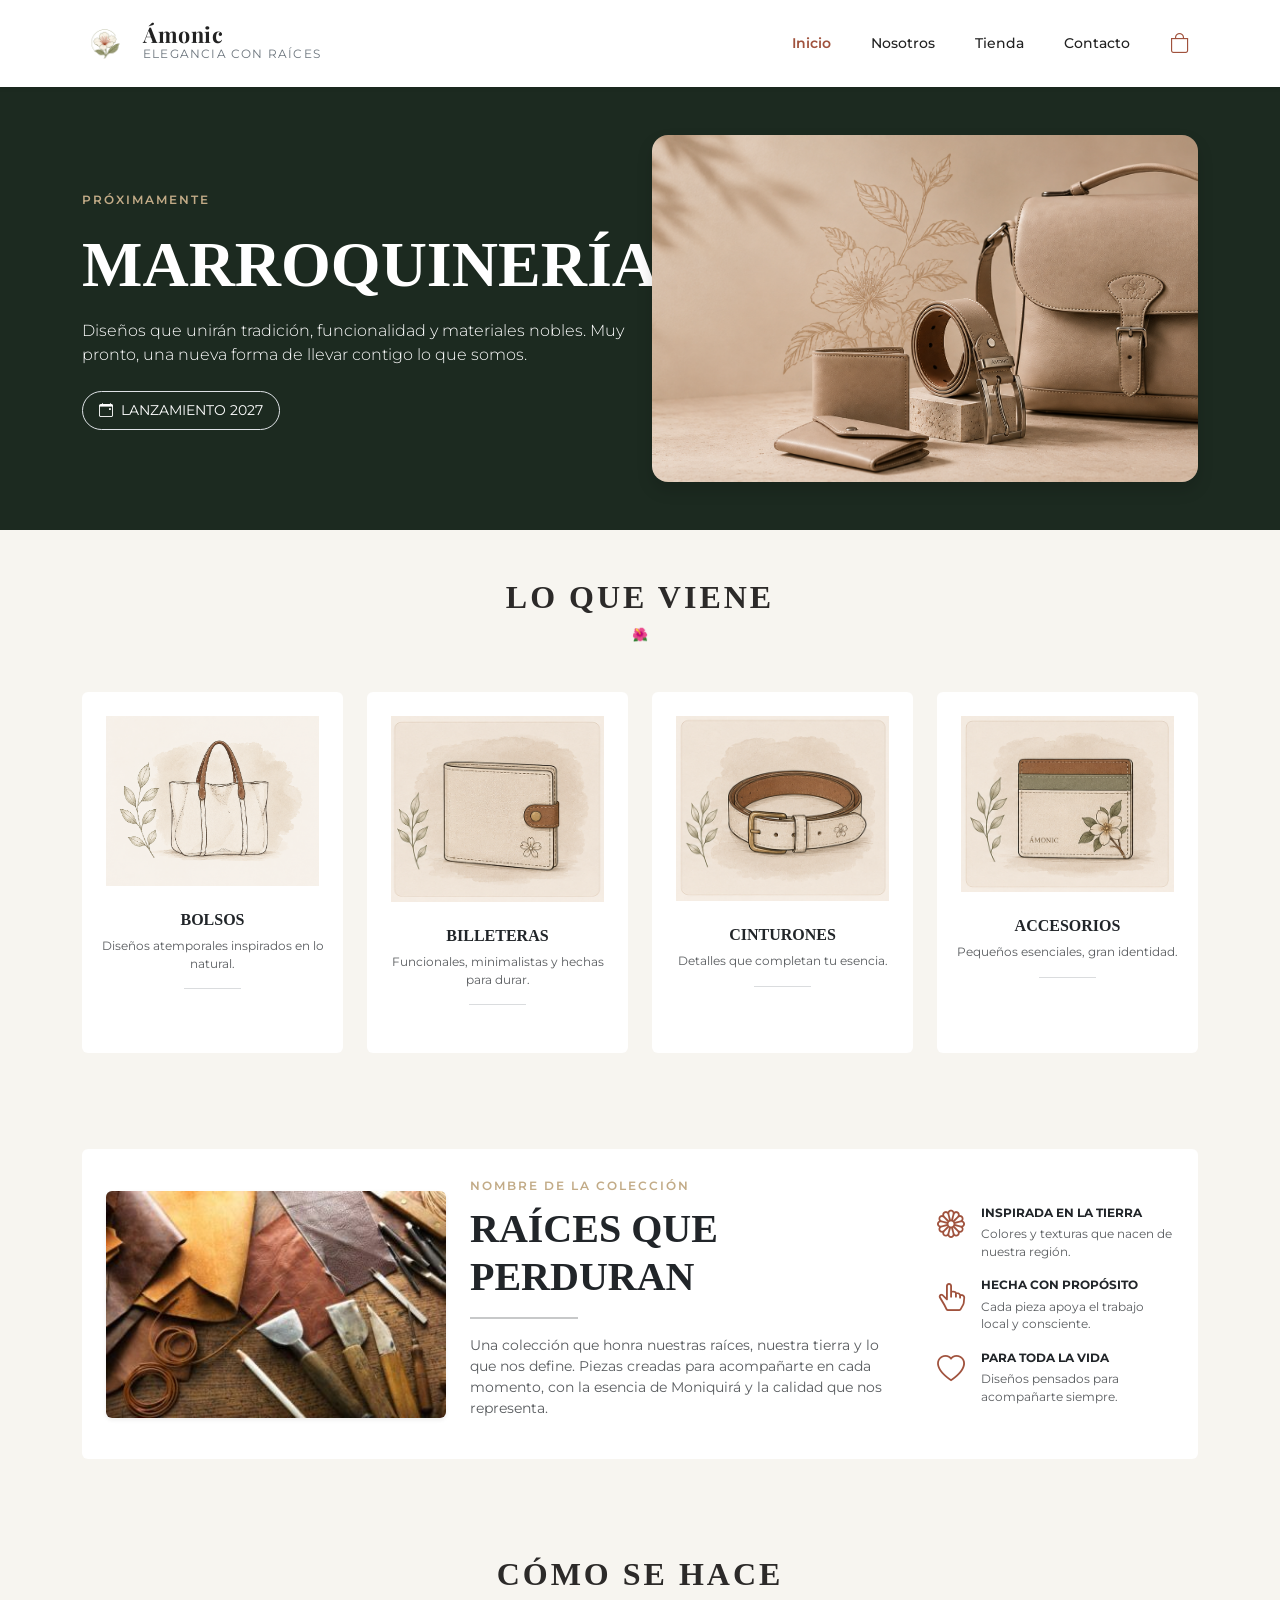
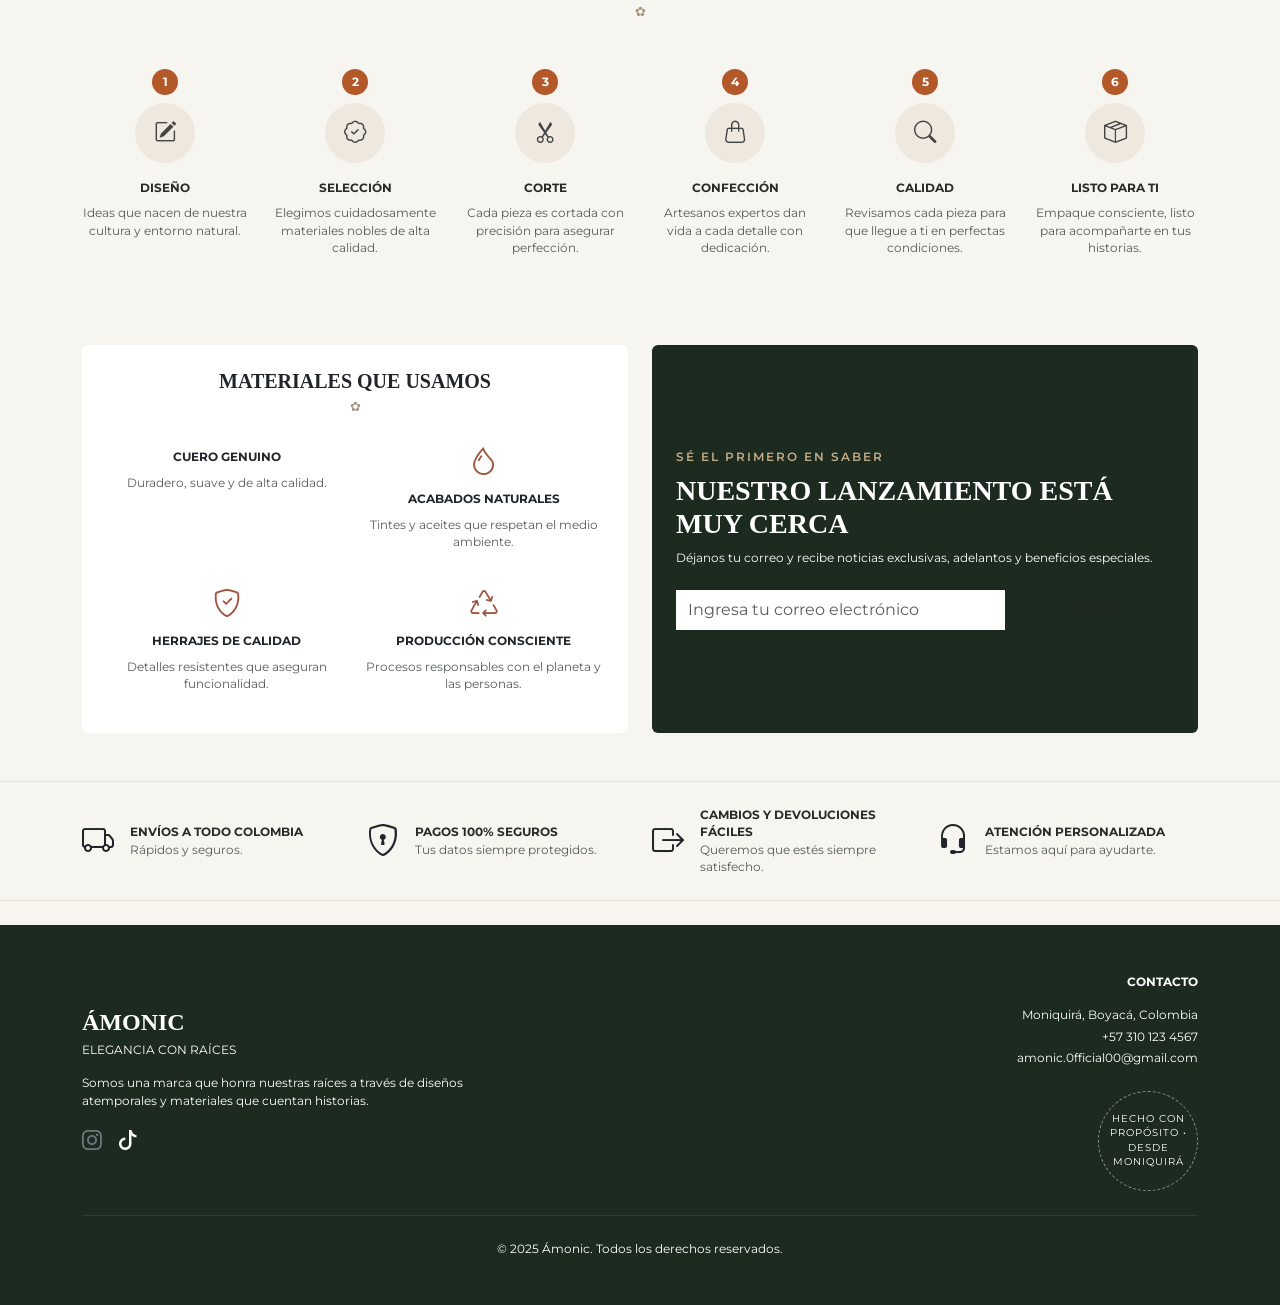
<file: Línea en desarrollo.html>
<!DOCTYPE html>
<html lang="es">
<head>
    <meta charset="UTF-8">
    <meta name="viewport" content="width=device-width, initial-scale=1.0">
    <title>Amonic - Elegancia con raíces</title>
    <!-- Favicon de la página -->
    <link rel="icon" type="image/png" href="Img/LOGO en barra.png">
    <!-- Bootstrap CSS -->
    <link rel="stylesheet" href="css/bootstrap.min.css">
    <!-- Bootstrap Iconos -->
    <link rel="stylesheet" href="https://cdn.jsdelivr.net/npm/bootstrap-icons@1.11.3/font/bootstrap-icons.min.css">
    <!-- Google Fuentes -->
    <link rel="preconnect" href="https://fonts.googleapis.com">
    <link rel="preconnect" href="https://fonts.gstatic.com" crossorigin>
    <link href="https://fonts.googleapis.com/css2?family=Montserrat:ital,wght@0,100..900;1,100..900&family=Playfair+Display:ital,wght@0,400..900;1,400..900&display=swap" rel="stylesheet">
    <link rel="stylesheet" href="css/style.css">
</head>
<body class="scroll-smooth">

    <!-- Barra de Navegación -->
    <header class="sticky-top bg-white shadow-sm">
        <nav class="navbar navbar-expand-lg navbar-light py-3">
            <div class="container">
                <!-- Logo en la Barra de Nav -->
                <a class="navbar-brand d-flex align-items-center gap-3" href="index.html">
                    <img src="Img/LOGO en barra.png" alt="Amonic Logo" width="45" height="45" class="d-inline-block object-fit-contain">
                    <div class="d-flex flex-column align-items-start">
                        <span class="brand-title lh-1">Ámonic</span>
                        <span class="brand-subtitle">Elegancia con raíces</span>
                    </div>
                </a>

                <!-- Botón hamburguesa -->
                <button class="navbar-toggler border-0" type="button" data-bs-toggle="collapse" data-bs-target="#navbarAmonic" aria-controls="navbarAmonic" aria-expanded="false" aria-label="Toggle navigation">
                    <span class="navbar-toggler-icon"></span>
                </button>

                <!-- Menú de navegación y Carrito -->
                <div class="collapse navbar-collapse justify-content-end" id="navbarAmonic">
                    <ul class="navbar-nav gap-lg-4 text-center align-items-center">
                        <li class="nav-item">
                            <a class="nav-link custom-link active" href="index.html">Inicio</a>
                        </li>
                        <li class="nav-item">
                            <a class="nav-link custom-link" href="Nosotros.html">Nosotros</a>
                        </li>
                        <li class="nav-item">
                            <a class="nav-link custom-link" href="Tienda.html">Tienda</a>
                        </li>
                        <li class="nav-item">
                            <a class="nav-link custom-link" href="Contacto.html">Contacto</a>
                        </li>
                        <!-- Carrito de compras -->
                        <!-- Carrito de compras -->
                        <li class="nav-item mt-2 mt-lg-0">
                            <!-- Nota: Se recomienda renombrar el archivo físico a 'carrito-de-compras.html' para evitar espacios -->
                            <a class="nav-link custom-link position-relative px-2" href="Carrito de Compras.html" aria-label="Carrito de compras">
                                <i class="bi bi-bag fs-5 carrito-icon"></i>
                            </a>
                        </li>
                    </ul>
                </div>
            </div>
        </nav>
    </header>

    <!-- 1. Banner Principal -->
    <section class="bg-dark-green text-white py-5">
    <div class="container">
        <div class="row align-items-center gy-4">
            <div class="col-lg-6">
                <span class="badge-subheading">PRÓXIMAMENTE</span>
                <h1 class="display-3 font-serif fw-bold my-3">
                    <a href="https://co.daniellemonnet.com/2025/08/25/marroquineria-lujo-artesanal-colombiano/" class="text-white text-decoration-none">MARROQUINERÍA</a>
                </h1>
                <p class="lead fs-6 text-light-50 mb-4">
                    Diseños que unirán tradición, funcionalidad y materiales nobles. Muy pronto, una nueva forma de llevar contigo lo que somos.
                </p>
                <div class="d-inline-flex align-items-center gap-2 border border-gold text-gold px-3 py-2 rounded-pill small">
                    <i class="bi bi-calendar-event"></i>
                    <span>LANZAMIENTO 2027</span>
                </div>
            </div>
            <div class="col-lg-6 text-center">
                <img src="Img/Marroquinería Banner.png" alt="Marroquinería Ámonic" class="img-fluid rounded-4 shadow">
            </div>
        </div>
    </div>
</section>
<!-- 2. LO QUE VIENE -->
    <section class="py-5 text-center">
        <div class="container">
            <h2 class="section-title font-serif">LO QUE VIENE</h2>
            <div class="decorative-divider mx-auto mb-5"><span>🌺</span></div>

            <div class="row row-cols-2 row-cols-md-3 row-cols-lg-4 g-4">
                <!-- Bolsos -->
                <div class="col">
                    <div class="card h-100 border-0 card-cream p-3 text-center">
                        <img src="Img/Marroquinería Bolso.png" class="card-img-top rounded p-2" alt="Bolsos">
                        <div class="card-body px-0">
                            <h5 class="card-title font-serif fw-bold fs-6">BOLSOS</h5>
                            <p class="card-text text-muted extra-small">Diseños atemporales inspirados en lo natural.</p>
                            <hr class="w-25 mx-auto border-secondary">
                        </div>
                    </div>
                </div>
                <!-- Billeteras -->
                <div class="col">
                    <div class="card h-100 border-0 card-cream p-3 text-center">
                        <img src="Img/Marroquinería  Billetera.png" class="card-img-top rounded p-2" alt="Billeteras">
                        <div class="card-body px-0">
                            <h5 class="card-title font-serif fw-bold fs-6">BILLETERAS</h5>
                            <p class="card-text text-muted extra-small">Funcionales, minimalistas y hechas para durar.</p>
                            <hr class="w-25 mx-auto border-secondary">
                        </div>
                    </div>
                </div>
                <!-- Cinturones -->
                <div class="col">
                    <div class="card h-100 border-0 card-cream p-3 text-center">
                        <img src="Img/Marroquinería  Cinturon.png" class="card-img-top rounded p-2" alt="Cinturones">
                        <div class="card-body px-0">
                            <h5 class="card-title font-serif fw-bold fs-6">CINTURONES</h5>
                            <p class="card-text text-muted extra-small">Detalles que completan tu esencia.</p>
                            <hr class="w-25 mx-auto border-secondary">
                        </div>
                    </div>
                </div>
                <!-- Accesorios -->
                <div class="col">
                    <div class="card h-100 border-0 card-cream p-3 text-center">
                        <img src="Img/Marroquinería Accesorio.png" class="card-img-top rounded p-2" alt="Accesorios">
                        <div class="card-body px-0">
                            <h5 class="card-title font-serif fw-bold fs-6">ACCESORIOS</h5>
                            <p class="card-text text-muted extra-small">Pequeños esenciales, gran identidad.</p>
                            <hr class="w-25 mx-auto border-secondary">
                        </div>
                    </div>
                </div>
            </div>
        </div>
    </section>

    <!-- 3. COLECCIÓN DESTACADA -->
    <section class="py-5">
        <div class="container">
            <div class="card border-0 card-cream p-4">
                <div class="row align-items-center gy-4">
                    <div class="col-lg-4">
                        <img src="Img/Marroquinería.jfif" class="img-fluid rounded shadow-sm w-100" alt="Textura cuero">
                    </div>
                    <div class="col-lg-5">
                        <span class="badge-subheading">NOMBRE DE LA COLECCIÓN</span>
                        <h2 class="font-serif fw-bold my-2 display-6">RAÍCES QUE PERDURAN</h2>
                        <hr class="w-25 border-dark border-2 my-3">
                        <p class="text-muted small">
                            Una colección que honra nuestras raíces, nuestra tierra y lo que nos define. Piezas creadas para acompañarte en cada momento, con la esencia de Moniquirá y la calidad que nos representa.
                        </p>
                    </div>
                    <div class="col-lg-3 border-start-lg ps-lg-4">
                        <div class="d-flex align-items-start gap-3 mb-3">
                            <i class="bi bi-flower1 fs-3 icon-terracotta"></i>
                            <div>
                                <h6 class="fw-bold mb-1 extra-small">INSPIRADA EN LA TIERRA</h6>
                                <p class="text-muted extra-small mb-0">Colores y texturas que nacen de nuestra región.</p>
                            </div>
                        </div>
                        <div class="d-flex align-items-start gap-3 mb-3">
                            <i class="bi bi-hand-index-thumb fs-3 icon-terracotta"></i>
                            <div>
                                <h6 class="fw-bold mb-1 extra-small">HECHA CON PROPÓSITO</h6>
                                <p class="text-muted extra-small mb-0">Cada pieza apoya el trabajo local y consciente.</p>
                            </div>
                        </div>
                        <div class="d-flex align-items-start gap-3">
                            <i class="bi bi-heart fs-3 icon-terracotta"></i>
                            <div>
                                <h6 class="fw-bold mb-1 extra-small">PARA TODA LA VIDA</h6>
                                <p class="text-muted extra-small mb-0">Diseños pensados para acompañarte siempre.</p>
                            </div>
                        </div>
                    </div>
                </div>
            </div>
        </div>
    </section>

    <!-- 4. CÓMO SE HACE -->
    <section class="py-5 text-center">
        <div class="container">
            <h2 class="section-title font-serif">CÓMO SE HACE</h2>
            <div class="decorative-divider mx-auto mb-5"><span>✿</span></div>

            <div class="row row-cols-2 row-cols-md-3 row-cols-lg-6 g-4">
                <div class="col">
                    <div class="step-badge mx-auto mb-2">1</div>
                    <div class="step-icon-box mx-auto mb-3"><i class="bi bi-pencil-square"></i></div>
                    <h6 class="fw-bold extra-small">DISEÑO</h6>
                    <p class="text-muted extra-small">Ideas que nacen de nuestra cultura y entorno natural.</p>
                </div>
                <div class="col">
                    <div class="step-badge mx-auto mb-2">2</div>
                    <div class="step-icon-box mx-auto mb-3"><i class="bi bi-patch-check"></i></div>
                    <h6 class="fw-bold extra-small">SELECCIÓN</h6>
                    <p class="text-muted extra-small">Elegimos cuidadosamente materiales nobles de alta calidad.</p>
                </div>
                <div class="col">
                    <div class="step-badge mx-auto mb-2">3</div>
                    <div class="step-icon-box mx-auto mb-3"><i class="bi bi-scissors"></i></div>
                    <h6 class="fw-bold extra-small">CORTE</h6>
                    <p class="text-muted extra-small">Cada pieza es cortada con precisión para asegurar perfección.</p>
                </div>
                <div class="col">
                    <div class="step-badge mx-auto mb-2">4</div>
                    <div class="step-icon-box mx-auto mb-3"><i class="bi bi-handbag"></i></div>
                    <h6 class="fw-bold extra-small">CONFECCIÓN</h6>
                    <p class="text-muted extra-small">Artesanos expertos dan vida a cada detalle con dedicación.</p>
                </div>
                <div class="col">
                    <div class="step-badge mx-auto mb-2">5</div>
                    <div class="step-icon-box mx-auto mb-3"><i class="bi bi-search"></i></div>
                    <h6 class="fw-bold extra-small">CALIDAD</h6>
                    <p class="text-muted extra-small">Revisamos cada pieza para que llegue a ti en perfectas condiciones.</p>
                </div>
                <div class="col">
                    <div class="step-badge mx-auto mb-2">6</div>
                    <div class="step-icon-box mx-auto mb-3"><i class="bi bi-box-seam"></i></div>
                    <h6 class="fw-bold extra-small">LISTO PARA TI</h6>
                    <p class="text-muted extra-small">Empaque consciente, listo para acompañarte en tus historias.</p>
                </div>
            </div>
        </div>
    </section>

    <!-- 5. MATERIALES Y NEWSLETTER -->
    <section class="py-4">
        <div class="container">
            <div class="row g-4">
                <!-- Materiales -->
                <div class="col-lg-6">
                    <div class="card h-100 border-0 card-cream p-4 text-center">
                        <h5 class="font-serif fw-bold mb-1">MATERIALES QUE USAMOS</h5>
                        <div class="decorative-divider mx-auto mb-4"><span>✿</span></div>
                        <div class="row row-cols-2 g-3">
                            <div class="col">
                                <i class="bi bi-leaf fs-3 icon-terracotta"></i>
                                <h6 class="fw-bold mt-2 extra-small">CUERO GENUINO</h6>
                                <p class="text-muted extra-small">Duradero, suave y de alta calidad.</p>
                            </div>
                            <div class="col">
                                <i class="bi bi-droplet fs-3 icon-terracotta"></i>
                                <h6 class="fw-bold mt-2 extra-small">ACABADOS NATURALES</h6>
                                <p class="text-muted extra-small">Tintes y aceites que respetan el medio ambiente.</p>
                            </div>
                            <div class="col">
                                <i class="bi bi-shield-check fs-3 icon-terracotta"></i>
                                <h6 class="fw-bold mt-2 extra-small">HERRAJES DE CALIDAD</h6>
                                <p class="text-muted extra-small">Detalles resistentes que aseguran funcionalidad.</p>
                            </div>
                            <div class="col">
                                <i class="bi bi-recycle fs-3 icon-terracotta"></i>
                                <h6 class="fw-bold mt-2 extra-small">PRODUCCIÓN CONSCIENTE</h6>
                                <p class="text-muted extra-small">Procesos responsables con el planeta y las personas.</p>
                            </div>
                        </div>
                    </div>
                </div>

                <!-- Newsletter -->
                <div class="col-lg-6">
                    <div class="card h-100 border-0 bg-dark-green text-white p-4 justify-content-center">
                        <span class="badge-subheading">SÉ EL PRIMERO EN SABER</span>
                        <h3 class="font-serif fw-bold mt-2">NUESTRO LANZAMIENTO ESTÁ MUY CERCA</h3>
                        <p class="text-light-50 extra-small mb-4">Déjanos tu correo y recibe noticias exclusivas, adelantos y beneficios especiales.</p>
                        <form class="row g-2">
                            <div class="col-8">
                                <input type="email" class="form-control rounded-0 border-0 fs-6 py-2" placeholder="Ingresa tu correo electrónico">
                            </div>
                            <div class="col-4">
                                <button type="submit" class="btn btn-terracotta w-100 rounded-0 fw-bold extra-small py-2">ENVIAR</button>
                            </div>
                        </form>
                    </div>
                </div>
            </div>
        </div>
    </section>

    <!-- 6. BENEFICIOS -->
    <section class="py-4 border-top border-bottom my-4">
        <div class="container">
            <div class="row row-cols-1 row-cols-sm-2 row-cols-md-4 g-4 text-center text-sm-start">
                <div class="col d-flex align-items-center gap-3">
                    <i class="bi bi-truck fs-2 text-dark"></i>
                    <div>
                        <h6 class="fw-bold mb-0 extra-small">ENVÍOS A TODO COLOMBIA</h6>
                        <p class="text-muted extra-small mb-0">Rápidos y seguros.</p>
                    </div>
                </div>
                <div class="col d-flex align-items-center gap-3">
                    <i class="bi bi-shield-lock fs-2 text-dark"></i>
                    <div>
                        <h6 class="fw-bold mb-0 extra-small">PAGOS 100% SEGUROS</h6>
                        <p class="text-muted extra-small mb-0">Tus datos siempre protegidos.</p>
                    </div>
                </div>
                <div class="col d-flex align-items-center gap-3">
                    <i class="bi bi-box-arrow-right fs-2 text-dark"></i>
                    <div>
                        <h6 class="fw-bold mb-0 extra-small">CAMBIOS Y DEVOLUCIONES FÁCILES</h6>
                        <p class="text-muted extra-small mb-0">Queremos que estés siempre satisfecho.</p>
                    </div>
                </div>
                <div class="col d-flex align-items-center gap-3">
                    <i class="bi bi-headset fs-2 text-dark"></i>
                    <div>
                        <h6 class="fw-bold mb-0 extra-small">ATENCIÓN PERSONALIZADA</h6>
                        <p class="text-muted extra-small mb-0">Estamos aquí para ayudarte.</p>
                    </div>
                </div>
            </div>
        </div>
    </section>

    <!-- 7. FOOTER -->
    <footer class="bg-dark-green text-white py-5">
        <div class="container">
            <div class="row gy-4 align-items-center justify-content-between">
                <div class="col-lg-5">
                    <h4 class="font-serif fw-bold tracking-wide mb-1">ÁMONIC</h4>
                    <span class="extra-small text-uppercase text-light-50 d-block mb-3">Elegancia con raíces</span>
                    <p class="extra-small text-light-50 mb-3">Somos una marca que honra nuestras raíces a través de diseños atemporales y materiales que cuentan historias.</p>
                    <div class="d-flex gap-3 fs-5">
                        <a href="https://www.instagram.com/amonic.0fficial00/" target="_blank" rel="noopener noreferrer" class="social-icon" aria-label="Instagram de Ámonic">
                        <i class="bi bi-instagram fs-5"></i>
                        <a href="#" class="text-white"><i class="bi bi-tiktok"></i></a>
                    </div>
                </div>
                <div class="col-lg-4 text-lg-end">
                    <h6 class="fw-bold extra-small text-uppercase mb-3">Contacto</h6>
                    <p class="extra-small text-light-50 mb-1">Moniquirá, Boyacá, Colombia</p>
                    <p class="extra-small text-light-50 mb-1">+57 310 123 4567</p>
                    <p class="extra-small text-light-50 mb-4">amonic.0fficial00@gmail.com</p>
                    <div class="stamp-badge ms-lg-auto">HECHO CON PROPÓSITO • DESDE MONIQUIRÁ</div>
                </div>
            </div>
            <hr class="border-secondary my-4">
            <div class="text-center extra-small text-light-50">
                © 2025 Ámonic. Todos los derechos reservados.
            </div>
        </div>
    </footer>
</file>
<file: css/style.css>
/* ==========================================
   1. VARIABLES DE ESTILO Y PALETA DE MARCA
   ========================================== */
:root {
  /* Tipografías */
  --font-serif: 'Playfair Display', Georgia, serif;
  --font-sans: 'Montserrat', sans-serif;
  --font-heading: 'Playfair Display', serif;
  --font-body: 'Montserrat', sans-serif;

  /* Paleta Ámonic */
  --terracota: #a0523d;
  --terracota-dark: #833e2c;
  --terracota-light: #d07a63;
  --verde-oliva: #586148;
  --verde-liquen: #a2b29f;
  --verde-oscuro: #3d5a45;
  --verde-oliva-med: #515848;

  /* Colores Secundarios / Alias */
  --color-terracotta: #c45b3a;
  --color-dark: #222222;
  --color-gray-light: #f8f9fa;

  /* Fondos y Neutros */
  --bg-main: #f7f5f0;
  --bg-card: #ffffff;
  --bg-marroquineria: #f3efe8;
  --bg-crema: #eeebe3;
  --bg-arena: #f3efe6;
  --bg-suave: #f8f6f2;

  /* Textos */
  --text-dark: #222222;
  --text-muted: #76736d;
}

/* ==========================================
   2. REGLAS BASE Y RESET
   ========================================== */
html {
  scroll-behavior: smooth;
}

body {
  margin: 0;
  font-family: var(--font-sans);
  background-color: var(--bg-main);
  color: var(--text-dark);
  scroll-behavior: smooth;
}

h1, h2, h3 {
  font-family: var(--font-heading);
}

hr {
  color: var(--text-dark);
}

/* ==========================================
   3. UTILIDADES DE TIPOGRAFÍA Y COLOR
   ========================================== */
.font-serif { font-family: var(--font-serif); }
.font-sans { font-family: var(--font-sans); }

.brand-heading {
  font-family: var(--font-serif);
  font-weight: 700;
  color: var(--text-dark);
  letter-spacing: 1px;
}

.style-label {
  font-size: 0.72rem;
  letter-spacing: 1.5px;
}

.extra-small {
  font-size: 0.75rem;
  line-height: 1.4;
}

.body-text {
  line-height: 1.8;
  font-size: 0.95rem;
}

/* Utilidades de Texto */
.text-olive { color: #737d61 !important; }
.text-dark-custom, 
.text-dark-title { color: var(--text-dark); }

/* Utilidades de Iconos */
.icon-terracotta { color: var(--terracota); }
.icon-terracotta-light { color: var(--terracota-light); }
.icon-green { color: var(--verde-oscuro); }
.icon-dark { color: #333333; }

/* Utilidades de Fondo */
.bg-cream { background-color: var(--bg-crema); }
.bg-sand { background-color: var(--bg-arena); }
.bg-light-soft, 
.bg-light-section { background-color: var(--bg-suave); }
.bg-olive-dark { background-color: #3d4338; }
.bg-olive-medium { background-color: var(--verde-oliva-med); }

/* ==========================================
   4. NAVEGACIÓN Y NAVBAR
   ========================================== */
.navbar {
  background-color: #ffffff;
}

.navbar-toggler:focus {
  box-shadow: none;
}

/* Títulos de Marca en Nav */
.brand-title {
  font-family: var(--font-serif);
  font-size: 1.35rem;
  font-weight: 700;
  color: var(--text-dark);
  letter-spacing: 0.5px;
}

.brand-subtitle {
  font-family: var(--font-sans);
  font-size: 0.65rem;
  color: var(--terracota);
  letter-spacing: 0.5px;
  text-transform: uppercase;
}

.brand-title2 {
  font-family: var(--font-serif);
  font-size: 3rem;
  font-weight: 700;
}

.brand-subtitle2 {
  font-family: var(--font-sans);
  font-size: 1.1rem;
  margin-top: 1rem;
  margin-bottom: 1.5rem;
}

/* Enlaces de Navegación */
.custom-link {
  font-family: var(--font-sans);
  font-size: 0.9rem;
  font-weight: 500;
  color: var(--text-dark) !important;
  transition: all 0.25s ease;
}

.custom-link:hover,
.custom-link.active {
  color: var(--terracota) !important;
}

.navbar .custom-link.active {
  font-weight: 600;
}

/* Categorías */
.nav-categories {
  width: 100%;
}

.nav-categories .nav-link {
  color: #333333;
  font-size: 0.82rem;
  padding: 7px 10px;
  border-radius: 7px;
  background-color: transparent;
  text-decoration: none;
  transition: background-color 0.25s ease, color 0.25s ease, transform 0.25s ease;
}

.nav-categories .nav-link:hover {
  background-color: var(--text-dark);
  color: var(--bg-main) !important;
  transform: translateX(3px);
}

.nav-categories .nav-link.active {
  background-color: #e6e1d7;
  color: var(--text-dark);
  font-weight: 600;
}

.nav-categories .nav-link.active:hover {
  background-color: var(--text-dark);
  color: var(--bg-main) !important;
}

.category-img-icon {
  width: 38px;
  height: 38px;
  object-fit: contain;
  border-radius: 50%;
  background-color: var(--verde-oliva);
  padding: 6px;
}

/* Carrito en Nav */
.carrito-icon {
  color: var(--terracota);
}

.carrito-badge, 
.badge-cart {
  background-color: var(--terracota);
  font-size: 0.65rem;
  padding: 0.35em 0.55em;
}

.cart-heading {
  color: var(--terracota);
}

/* ==========================================
   5. TARJETAS DE PRODUCTO Y CATÁLOGO
   ========================================== */
.product-card {
  background-color: #faf9f5;
  border: 1px solid rgba(34, 34, 34, 0.12);
  border-radius: 8px;
  overflow: hidden;
  box-shadow: 0 2px 6px rgba(0, 0, 0, 0.02);
  transition: transform 0.25s ease, box-shadow 0.25s ease;
}

.product-card:hover {
  transform: translateY(-3px);
  box-shadow: 0 8px 20px rgba(34, 34, 34, 0.08);
}

.product-image {
  width: 100%;
  height: 245px;
  object-fit: cover;
}

.price-tag {
  font-size: 0.9rem;
  color: var(--text-dark);
}

.btn-fav {
  background-color: rgba(255, 255, 255, 0.88);
  border-radius: 50%;
  width: 34px;
  height: 34px;
  padding: 6px;
  border: none;
  cursor: pointer;
  transition: all 0.2s ease;
}

.badge-star {
  background-color: #737d61;
  color: #ffffff;
  font-size: 0.62rem;
  letter-spacing: 0.5px;
  padding: 5px 9px;
}

.bg-badge-muted {
  background-color: #e3e0d4;
  color: #555555;
  font-size: 0.65rem;
}

.bg-sustainable-box {
  background-color: #e8e6d8;
  border: 1px solid var(--terracota);
}

/* Selectores de Color en Listados */
.color-list {
  margin-top: 9px;
}

.color-item {
  display: flex;
  align-items: center;
  gap: 6px;
  margin-bottom: 4px;
}

.color-name {
  font-size: 0.67rem;
  color: #555555;
  line-height: 1.3;
}

.color-dot {
  width: 14px;
  height: 14px;
  min-width: 14px;
  border-radius: 50%;
  display: inline-block;
  border: 1px solid rgba(34, 34, 34, 0.20);
}

/* Marroquinería y Accesorios */
.bg-card-marroqueri {
  background-color: var(--bg-marroquineria);
  border-color: #e5e0d5 !important;
}

.accessory-card {
  min-height: 120px;
}

.accessory-image {
  object-fit: cover;
}

/* ==========================================
   6. PÁGINA DE DETALLE DE PRODUCTO
   ========================================== */
.product-title {
  font-size: 1.85rem;
  color: #333;
  letter-spacing: 0.5px;
}

.sku-text {
  font-size: 0.8rem;
  letter-spacing: 0.5px;
}

.product-price {
  color: #2b2b2b;
  font-weight: 400;
  letter-spacing: 0.5px;
}

.product-description p {
  font-size: 0.9rem;
  line-height: 1.6;
}

/* Galería e Imágenes del Producto */
.main-image-container img {
  object-fit: cover;
  max-height: 580px;
  background-color: var(--color-gray-light);
  border-radius: 8px;
  transition: opacity 0.3s ease;
}

.thumbnail-gallery {
  scrollbar-width: thin;
  scrollbar-color: #ccc transparent;
}

.thumbnail-gallery::-webkit-scrollbar {
  height: 4px;
}

.thumbnail-gallery::-webkit-scrollbar-thumb {
  background-color: #ccc;
  border-radius: 4px;
}

.thumbnail-gallery .img-thumbnail {
  width: 55px;
  height: 55px;
  object-fit: cover;
  padding: 0;
  border-radius: 0;
  border: 1px solid transparent;
  cursor: pointer;
  transition: border-color 0.2s ease;
}

.thumbnail-gallery .img-thumbnail.active,
.thumbnail-gallery .img-thumbnail:hover {
  border-color: #000;
}

.static-thumb {
  transition: transform 0.2s ease, border-color 0.2s ease;
  border: 1px solid #e0e0e0;
  border-radius: 6px;
}

.static-thumb:hover {
  transform: translateY(-2px);
  border-color: var(--color-terracotta);
}

/* Selector Circular de Color */
.color-circle {
  display: inline-block;
  width: 30px;
  height: 30px;
  border-radius: 50%;
  cursor: pointer;
  position: relative;
  border: 2px solid #ffffff;
  box-shadow: 0 0 0 1px #ddd;
  transition: transform 0.2s ease, box-shadow 0.2s ease, border 0.2s ease;
}

.color-circle:hover {
  transform: scale(1.1);
}

.btn-check:checked + .color-circle {
  border: 2px solid #000;
  box-shadow: 0 0 0 2px #222222;
  transform: scale(1.1);
}

/* Selector de Talla */
.custom-select-size {
  max-width: 200px;
  border-radius: 0;
  border-color: #333;
  padding: 0.6rem 0.9rem;
  font-size: 0.9rem;
}

.custom-select-size:focus {
  box-shadow: none;
  border-color: #000;
}

/* Selector de Cantidad */
.quantity-picker {
  width: 120px;
}

.quantity-picker .btn {
  width: 40px;
  border-radius: 0;
  border-color: #333;
  color: #333;
  font-weight: 600;
}

.quantity-picker .btn:hover {
  background-color: transparent;
  color: #000;
}

.quantity-picker input {
  width: 40px;
  border-left: none;
  border-right: none;
  border-color: #333 !important;
  border-radius: 0;
}

/* Botón Agregar al Carrito */
.btn-add-cart {
  border-radius: 0;
  background-color: #2e3032;
  border: none;
  text-transform: uppercase;
  letter-spacing: 1.5px;
  font-size: 0.85rem;
  font-weight: 600;
  transition: background-color 0.3s ease, transform 0.1s ease;
}

.btn-add-cart:hover {
  background-color: var(--color-terracotta);
}

.btn-add-cart:active {
  transform: scale(0.99);
}

/* Acordeón del Producto */
.product-info-accordion .accordion-item {
  border-left: none;
  border-right: none;
  border-radius: 0;
  border-color: #d1d1d1;
}

.product-info-accordion .accordion-button {
  padding: 1.2rem 0;
  font-size: 0.85rem;
  letter-spacing: 1px;
  color: #333;
  background-color: transparent;
  box-shadow: none !important;
}

.product-info-accordion .accordion-button:not(.collapsed) {
  background-color: transparent;
  color: var(--color-terracotta);
}

.product-info-accordion .accordion-body {
  padding-left: 0;
  padding-right: 0;
}

/* ==========================================
   7. SECCIONES GENERALES Y HERO
   ========================================== */
.block-container-max {
  max-width: 500px;
}

/* Hero Section */
.hero-section {
  min-height: 450px;
}

.hero-overlay {
  background-color: rgba(0, 0, 0, 0.35);
}

.hero-title {
  letter-spacing: 1px;
}

.hero-subtitle {
  letter-spacing: 3px;
  font-size: 0.8rem;
}

.hero-subtitle-max {
  max-width: 500px;
}

.hero-line {
  border-bottom: 1px solid #ffffff;
  width: 40px;
  display: inline-block;
}

/* Títulos y Líneas de Sección */
.section-number {
  color: #888888;
  font-size: 0.8rem;
  letter-spacing: 2px;
}

.section-line {
  border-bottom: 1px solid #cccccc;
  width: 30px;
}

.section-line-dark {
  border-bottom: 1px solid #666666;
  width: 30px;
}

.section-title {
  letter-spacing: 1px;
}

.section-subtag {
  letter-spacing: 1px;
  color: #000000;
  font-size: 0.9rem;
}

/* Sección Nosotros */
.bg-nosotros {
  background-color: #f7f6f2;
}

.origin-img {
  max-height: 400px;
  width: 100%;
  object-fit: cover;
}

.badge-location {
  width: 130px;
  height: 130px;
  border: 1px dashed var(--terracota);
}

.badge-loc-title {
  font-size: 0.65rem;
  letter-spacing: 1px;
  color: var(--terracota);
}

.badge-loc-sub {
  font-size: 0.55rem;
  letter-spacing: 1px;
}

.map-img {
  max-height: 320px;
}

.pillar-text {
  font-size: 0.7rem;
  letter-spacing: 1px;
}

.design-quote {
  line-height: 1.7;
  font-size: 0.9rem;
}

.section-bg-img-container {
  min-height: 400px;
}

.section-bg-img-container-tall {
  min-height: 450px;
}

.purpose-text {
  font-size: 0.75rem;
  letter-spacing: 1.5px;
  color: #333333;
}

.identity-box {
  background-color: var(--verde-oscuro);
  border-left: 12px solid var(--terracota-light);
}

.identity-text {
  font-size: 0.95rem;
  line-height: 1.6;
}

.gallery-img-main {
  max-height: 300px;
}

.gallery-flower-icon {
  max-height: 120px;
}

/* Filosofía */
.philosophy-title {
  letter-spacing: 0.5px;
  font-size: 1.1rem;
  color: #111111;
}

.philosophy-desc {
  font-size: 0.95rem;
}

.values-title {
  font-size: 0.85rem;
  letter-spacing: 1px;
}

.values-grid {
  font-size: 0.75rem;
  letter-spacing: 1.5px;
}

/* Botones y CTA */
.cta-container {
  max-width: 700px;
}

.cta-subtitle {
  letter-spacing: 1px;
}

.cta-tagline {
  color: var(--terracota);
  letter-spacing: 2px;
  font-size: 0.75rem;
}

.btn-amonic {
  background-color: #b56046;
  color: #ffffff;
  border: none;
  letter-spacing: 2px;
  font-size: 0.85rem;
  transition: background-color 0.3s ease;
}

.btn-amonic:hover {
  background-color: var(--terracota-dark);
}

.btn-hero-cta {
  background-color: var(--terracota);
  color: #ffffff;
  border: none;
  transition: background-color 0.3s ease;
}

.btn-hero-cta:hover {
  background-color: var(--terracota-dark);
}

.btn-outline-amonic {
  color: var(--terracota);
  border-color: var(--terracota) !important;
  background: transparent;
  font-size: 0.8rem;
  letter-spacing: 1px;
  transition: all 0.3s ease;
}

.btn-outline-amonic:hover {
  background-color: var(--terracota);
  color: #ffffff;
}

/* ==========================================
   8. CONTACTO Y FORMULARIO
   ========================================== */
.bg-form-column {
  background-color: #f9f7f2;
}

.bg-info-column {
  background-color: #e6dfd3;
}

.form-wrapper {
  max-width: 500px;
  width: 100%;
}

.info-wrapper {
  max-width: 420px;
  width: 100%;
}

.contact-tag {
  color: var(--terracota);
  letter-spacing: 3px;
  font-size: 0.85rem;
}

.contact-title {
  color: #1a1a1a;
}

.contact-desc {
  line-height: 1.6;
  font-size: 0.95rem;
}

.subtitle-question {
  color: var(--terracota);
  letter-spacing: 1px;
}

.border-gray-custom {
  border-color: #cccccc !important;
}

.border-gray-medium {
  border-color: #888888 !important;
}

/* Campos de Formulario */
.form-custom-label {
  font-size: 0.75rem;
  letter-spacing: 1px;
  color: #333333;
}

.form-custom-input,
.form-custom-select {
  font-size: 0.9rem;
  color: #555555;
}

.btn-send {
  background-color: #4a523f;
  color: #ffffff;
  letter-spacing: 2px;
  font-size: 0.85rem;
  transition: background-color 0.3s ease;
}

.btn-send:hover {
  background-color: #394030;
}

/* Columna Lateral de Información */
.info-brand-title {
  color: #1a1a1a;
}

.info-brand-subtitle {
  color: var(--terracota);
  letter-spacing: 3px;
  font-size: 0.8rem;
}

.info-divider {
  border-top: 1.5px solid #666666;
  width: 60px;
  opacity: 1;
}

.contact-info-list {
  font-size: 0.95rem;
  color: #2a2a2a;
}

.info-divider-container {
  max-width: 320px;
}

.cta-info-title {
  color: #1a1a1a;
  font-size: 1.05rem;
}

/* ==========================================
   9. FOOTER Y REDES SOCIALES
   ========================================== */
.footer-text {
  font-family: var(--font-sans);
}

.social-share a,
.social-icon {
  font-size: 1.1rem;
  color: #6c757d;
  transition: color 0.2s ease;
}

.social-share a:hover,
.social-icon:hover {
  color: var(--color-terracotta) !important;
}

/* ==========================================
   10. ADAPTABILIDAD Y MEDIA QUERIES
   ========================================== */
@media (max-width: 991px) {
  .product-image {
    height: 220px;
  }
}

@media (max-width: 767px) {
  .product-image {
    height: 280px;
  }
  
  .nav-categories {
    margin-bottom: 30px;
  }
  
  .brand-heading {
    letter-spacing: 0.5px;
  }
  
  .badge-star {
    display: none;
  }
}

@media (max-width: 575px) {
  .product-image {
    height: 300px;
  }
  
  .accessory-card {
    flex-direction: column !important;
    align-items: flex-start !important;
    gap: 15px;
  }
  
  .accessory-image {
    width: 100%;
    height: 150px;
  }
}
/* Variables de Color y Tipografía */
:root {
  --bg-dark-green: #1c2a20;
  --bg-card-cream: #eee8df;
  --color-rust: #b25829;
  --text-main: #333333;
}

body {
  font-family: 'Montserrat', sans-serif;
  color: var(--text-main);
  background-color: #f7f5f0 !important;
}

.font-serif {
  font-family: 'Cormorant Garamond', serif;
}

.extra-small {
  font-size: 0.78rem;
}

.badge-subheading {
  font-size: 0.75rem;
  letter-spacing: 2px;
  text-transform: uppercase;
  color: #c2ab87;
  font-weight: 600;
}

/* Colores personalizados */
.bg-dark-green {
  background-color: var(--bg-dark-green) !important;
}

.text-rust {
  color: var(--color-rust) !important;
}

.btn-rust {
  background-color: var(--color-rust);
  color: #ffffff;
  border: none;
}

.btn-rust:hover {
  background-color: #96471e;
  color: #ffffff;
}

.hero-section {
  background-color: var(--bg-dark-green);
}

/* Tarjetas */
.card-custom {
  background-color: var(--bg-card-cream);
  border-radius: 12px;
}

.section-title {
  letter-spacing: 3px;
  font-weight: 600;
}

.decorative-divider {
  font-size: 0.8rem;
  color: #a39582;
}

/* Pasos de Proceso */
.step-badge {
  width: 26px;
  height: 26px;
  background-color: var(--color-rust);
  color: white;
  border-radius: 50%;
  font-size: 0.75rem;
  font-weight: bold;
  display: flex;
  align-items: center;
  justify-content: center;
}

.step-icon-box {
  width: 60px;
  height: 60px;
  background-color: var(--bg-card-cream);
  border-radius: 50%;
  display: flex;
  align-items: center;
  justify-content: center;
  font-size: 1.4rem;
  color: #444;
}

/* Sello circular del footer */
.stamp-badge {
  width: 100px;
  height: 100px;
  border: 1px dashed #ffffff77;
  border-radius: 50%;
  display: flex;
  align-items: center;
  justify-content: center;
  text-align: center;
  font-size: 0.6rem;
  padding: 10px;
  letter-spacing: 1px;
}

.material-symbols-outlined {
  font-variation-settings:
  'FILL' 0,
  'wght' 400,
  'GRAD' 0,
  'opsz' 24
}
body {
    background-color: #faf8f5;
    font-family: 'Montserrat', sans-serif;
    color: #2c2a29;
}

.font-playfair {
    font-family: 'Playfair Display', serif;
}

.border-bottom, .border-top {
    border-color: #e6e2d8 !important;
}

/* Ajustes para inputs y botones de cantidad */
.input-group .btn-outline-secondary {
    border-color: #dcd6cb;
    color: #2c2a29;
    background-color: #ffffff;
}

.input-group .form-control {
    border-color: #dcd6cb;
    background-color: #ffffff;
    color: #2c2a29;
}
/* Estilos generales para fuentes y componentes del producto */
body {
    font-family: 'Montserrat', sans-serif;
}

h1, h2, h3, .brand-title {
    font-family: 'Playfair Display', serif;
}

.brand-subtitle {
    font-size: 0.75rem;
    letter-spacing: 0.1em;
    text-transform: uppercase;
    color: #6c757d;
}

/* Selector de colores interactivo */
.color-btn {
    border-radius: 4px;
    padding: 0.35rem 0.8rem;
    font-size: 0.85rem;
    transition: all 0.2s ease-in-out;
}

.color-btn.active {
    background-color: #212529 !important;
    color: #fff !important;
    border-color: #212529 !important;
}

/* Contenedor de imagen principal */
.main-image-container {
    background-color: #f8f9fa;
    border-radius: 8px;
    overflow: hidden;
    display: flex;
    align-items: center;
    justify-content: center;
    min-height: 350px;
}

.main-image-container img {
    max-height: 450px;
    object-fit: contain;
    transition: transform 0.3s ease;
}

.main-image-container img:hover {
    transform: scale(1.03);
}

/* Enlaces personalizados */
.custom-link {
    color: #212529;
    font-weight: 500;
}

.custom-link:hover, .custom-link.active {
    color: #000;
}

/* Tarjetas de productos relacionados */
.product-card {
    transition: transform 0.2s ease-in-out, box-shadow 0.2s ease-in-out;
}

.product-card:hover {
    transform: translateY(-4px);
    box-shadow: 0 .5rem 1rem rgba(0,0,0,.1) !important;
}
</file>
